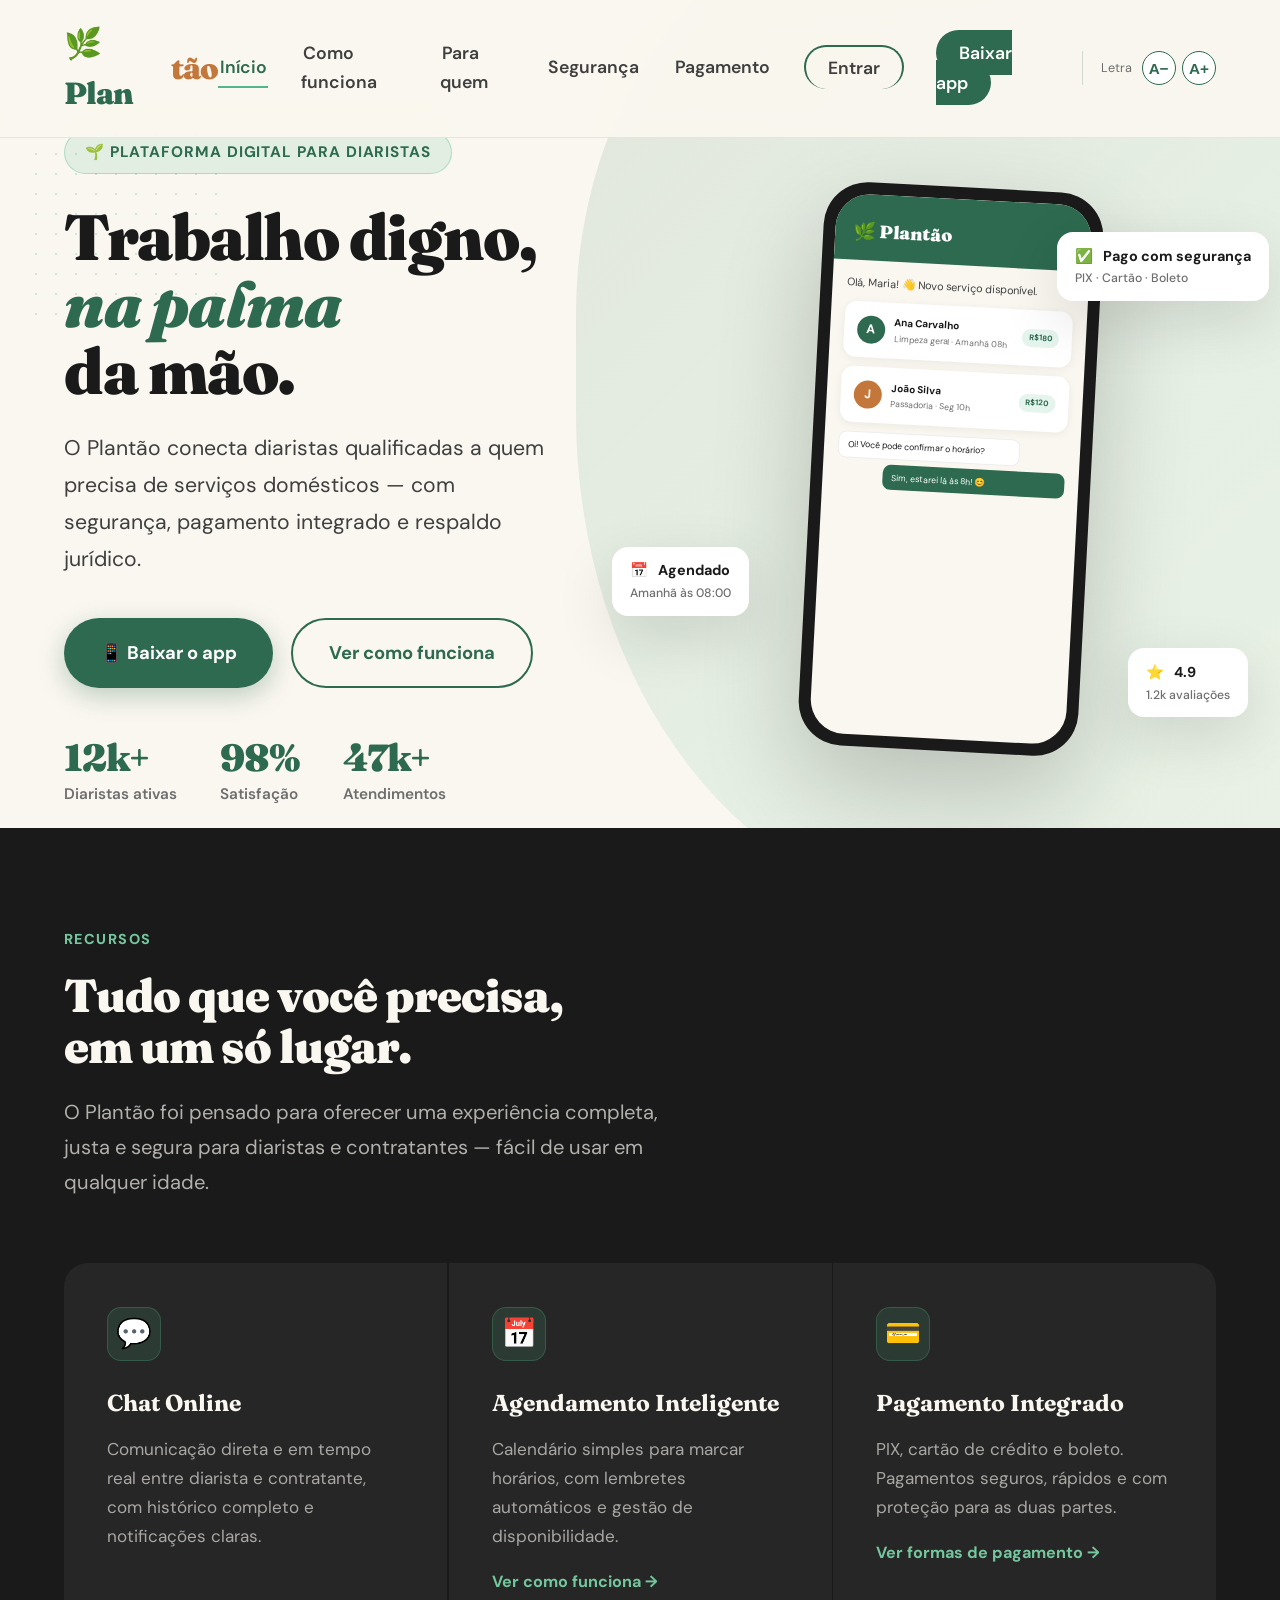
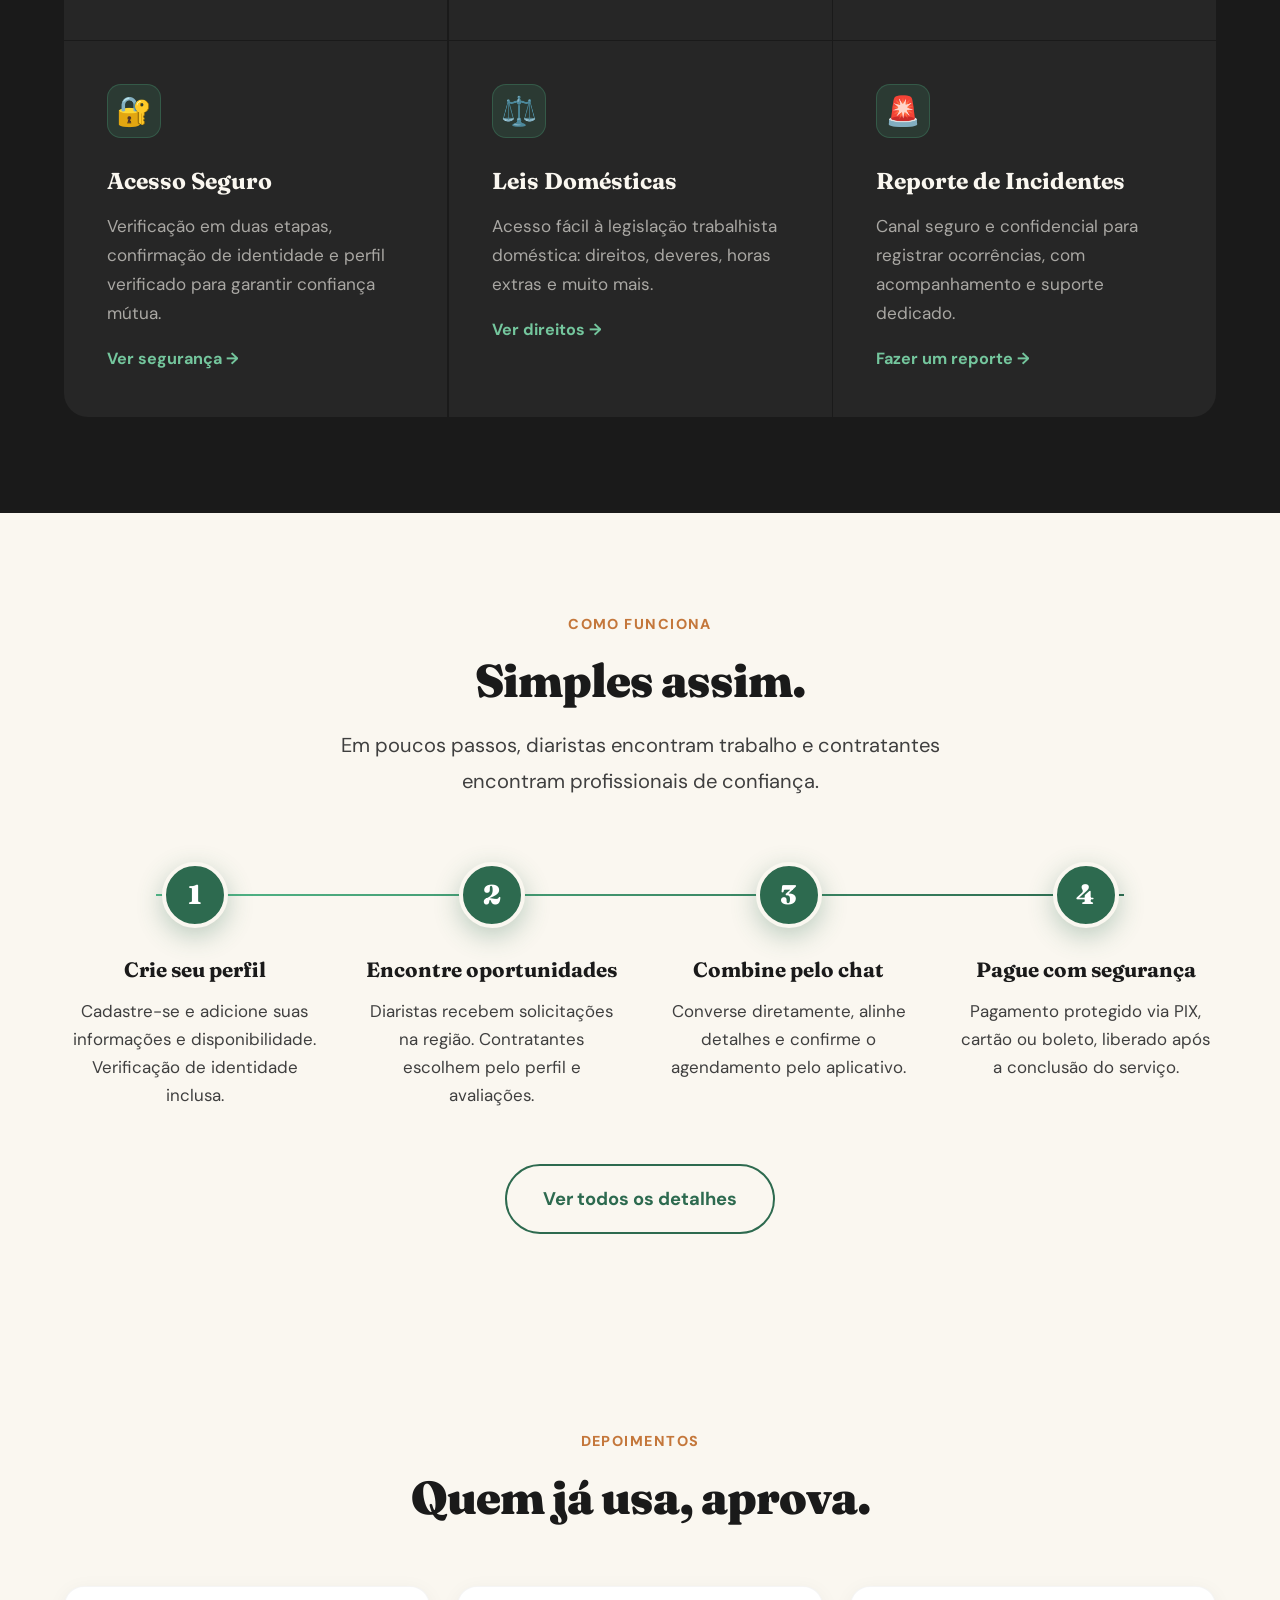
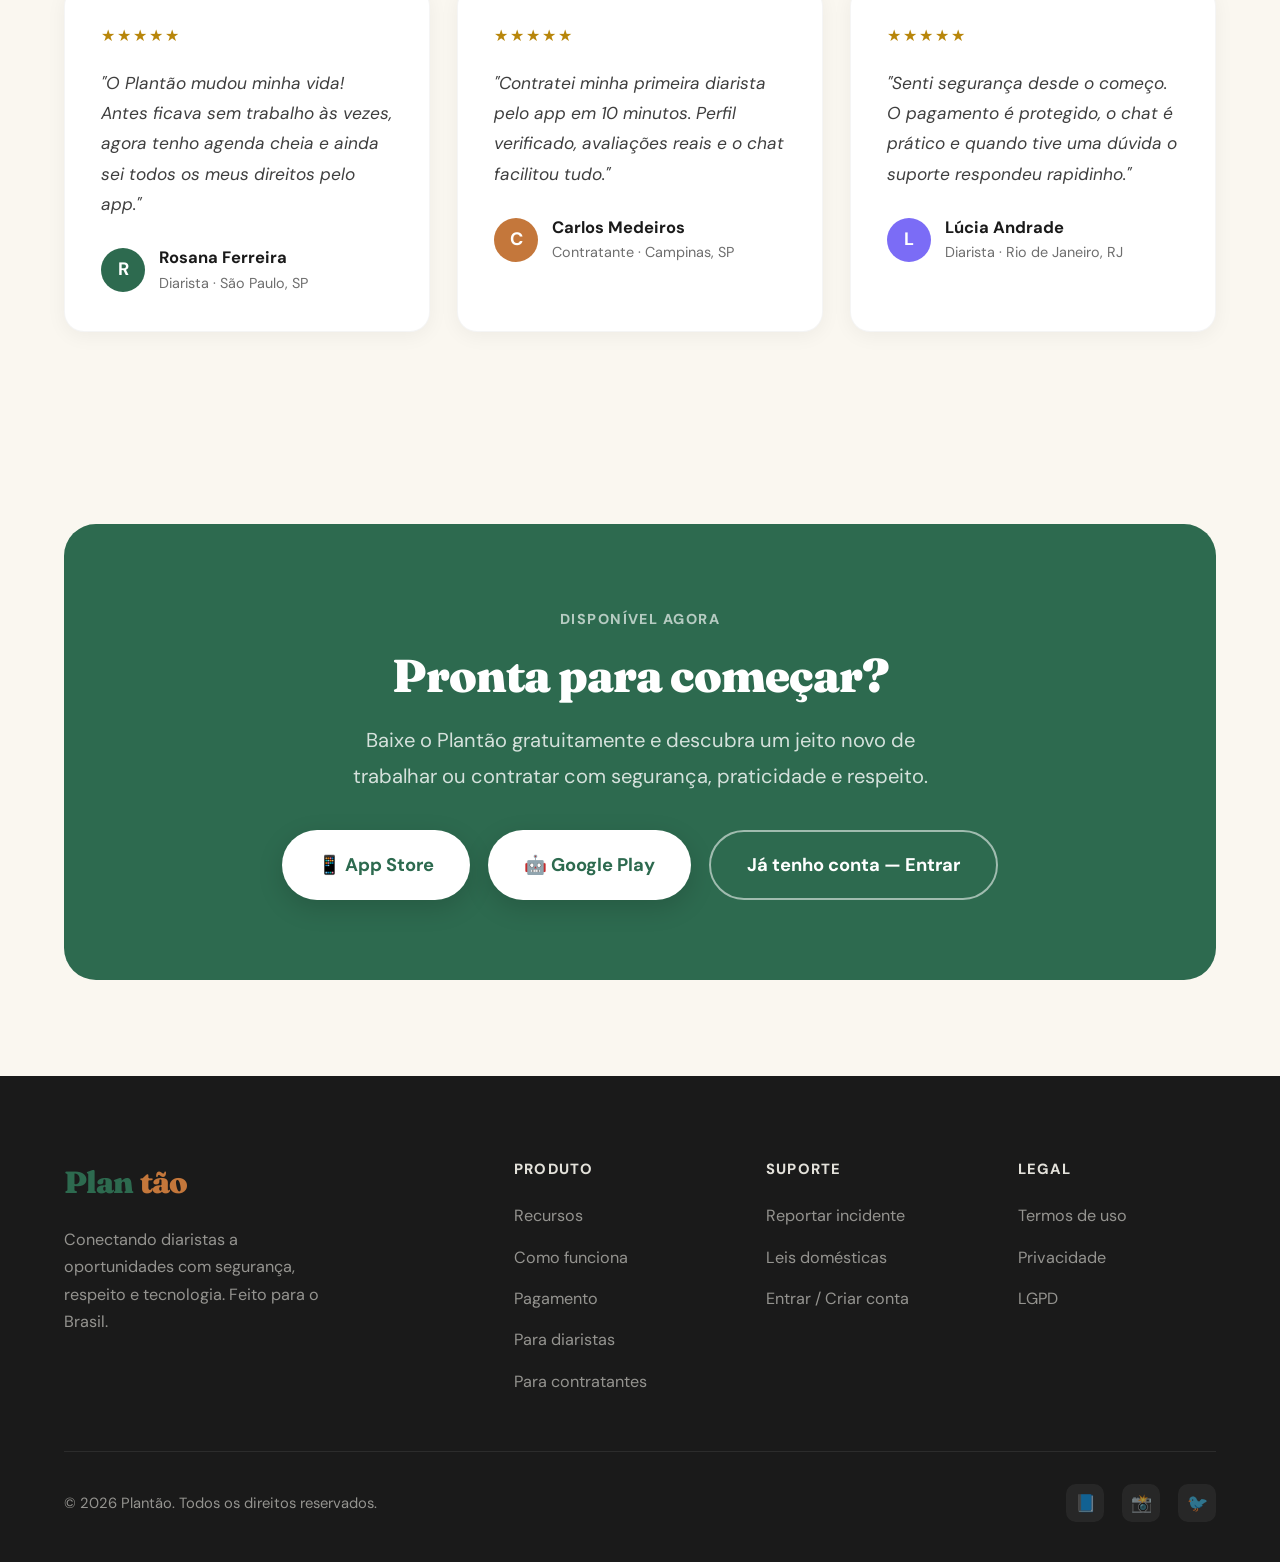
<file: index.html>
<!DOCTYPE html>
<html lang="pt-BR">
<head>
<meta charset="UTF-8">
<meta name="viewport" content="width=device-width, initial-scale=1.0, viewport-fit=cover, maximum-scale=5.0">
<title>Plantão — Trabalho digno para diaristas, na palma da mão</title>
<meta name="description" content="O Plantão conecta diaristas a quem precisa de serviços domésticos, com chat, agendamento, pagamento seguro e respaldo jurídico.">
<meta name="theme-color" content="#2D6A4F">
<meta name="mobile-web-app-capable" content="yes">
<meta name="apple-mobile-web-app-capable" content="yes">
<meta name="apple-mobile-web-app-status-bar-style" content="black-translucent">
<meta name="apple-mobile-web-app-title" content="Plantão">
<meta name="format-detection" content="telephone=no">
<link rel="preconnect" href="https://fonts.googleapis.com">
<link href="https://fonts.googleapis.com/css2?family=Fraunces:ital,opsz,wght@0,9..144,300;0,9..144,700;0,9..144,900;1,9..144,400&family=DM+Sans:wght@300;400;500;600;700&display=swap" rel="stylesheet">
<link rel="stylesheet" href="style.css">
</head>
<body>
<a href="#conteudo" class="skip-link">Pular para o conteúdo</a>

<nav class="site-nav" id="navbar">
  <a href="index.html" class="logo">🌿 Plan<span>tão</span></a>
  <ul class="nav-links" id="navLinks">
    <li><a href="index.html" aria-current="page">Início</a></li>
    <li><a href="como-funciona.html">Como funciona</a></li>
    <li><a href="para-quem.html">Para quem</a></li>
    <li><a href="seguranca.html">Segurança</a></li>
    <li><a href="pagamento.html">Pagamento</a></li>
    <li><a href="login.html" class="nav-login">Entrar</a></li>
    <li><a href="#baixar" class="nav-cta">Baixar app</a></li>
    <li class="font-controls" role="group" aria-label="Ajustar tamanho da letra">
      <span>Letra</span>
      <button class="font-btn" data-font-dir="-1" type="button" aria-label="Diminuir tamanho da letra">A−</button>
      <button class="font-btn" data-font-dir="1" type="button" aria-label="Aumentar tamanho da letra">A+</button>
    </li>
  </ul>
  <a href="login.html" class="nav-mobile-login" aria-label="Entrar na conta">👤</a>
</nav>

<main id="conteudo">
<!-- HERO -->
<section id="hero">
  <div class="hero-bg-shape"></div>
  <div class="hero-dots"></div>
  <div class="hero-content">
    <div class="hero-badge">🌱 Plataforma digital para diaristas</div>
    <h1>Trabalho digno,<br><em>na palma</em><br>da mão.</h1>
    <p class="hero-sub">O Plantão conecta diaristas qualificadas a quem precisa de serviços domésticos — com segurança, pagamento integrado e respaldo jurídico.</p>
    <div class="hero-buttons">
      <a href="#baixar" class="btn-primary">📱 Baixar o app</a>
      <a href="como-funciona.html" class="btn-secondary">Ver como funciona</a>
    </div>
    <div class="hero-stats">
      <div class="stat-item"><div class="stat-num">12k+</div><div class="stat-label">Diaristas ativas</div></div>
      <div class="stat-item"><div class="stat-num">98%</div><div class="stat-label">Satisfação</div></div>
      <div class="stat-item"><div class="stat-num">47k+</div><div class="stat-label">Atendimentos</div></div>
    </div>
  </div>
  <div class="hero-visual">
    <div class="phone-mockup">
      <div class="phone-screen">
        <div class="phone-header"><span class="phone-logo">🌿 Plantão</span></div>
        <div class="phone-body">
          <div class="phone-greeting">Olá, Maria! 👋 Novo serviço disponível.</div>
          <div class="phone-card">
            <div class="phone-card-row">
              <div class="phone-avatar" style="background:var(--verde)">A</div>
              <div class="phone-card-info">
                <div class="phone-card-name">Ana Carvalho</div>
                <div class="phone-card-sub">Limpeza geral · Amanhã 08h</div>
              </div>
              <span class="phone-card-badge">R$180</span>
            </div>
          </div>
          <div class="phone-card">
            <div class="phone-card-row">
              <div class="phone-avatar" style="background:var(--terra)">J</div>
              <div class="phone-card-info">
                <div class="phone-card-name">João Silva</div>
                <div class="phone-card-sub">Passadoria · Seg 10h</div>
              </div>
              <span class="phone-card-badge">R$120</span>
            </div>
          </div>
          <div class="phone-msg-area">
            <div class="msg msg-in">Oi! Você pode confirmar o horário?</div>
            <div class="msg msg-out">Sim, estarei lá às 8h! 😊</div>
          </div>
        </div>
      </div>
    </div>
    <div class="floating-card fc1"><span class="fc-icon">✅</span> Pago com segurança<div class="fc-sub">PIX · Cartão · Boleto</div></div>
    <div class="floating-card fc2"><span class="fc-icon">📅</span> Agendado<div class="fc-sub">Amanhã às 08:00</div></div>
    <div class="floating-card fc3"><span class="fc-icon">⭐</span> 4.9<div class="fc-sub">1.2k avaliações</div></div>
  </div>
</section>

<!-- FEATURES -->
<section id="features">
  <div class="reveal">
    <span class="section-label">Recursos</span>
    <h2 class="section-title">Tudo que você precisa,<br>em um só lugar.</h2>
    <p class="section-sub">O Plantão foi pensado para oferecer uma experiência completa, justa e segura para diaristas e contratantes — fácil de usar em qualquer idade.</p>
  </div>
  <div class="features-grid reveal">
    <div class="feature-card">
      <div class="feature-icon">💬</div>
      <h3>Chat Online</h3>
      <p>Comunicação direta e em tempo real entre diarista e contratante, com histórico completo e notificações claras.</p>
    </div>
    <div class="feature-card">
      <div class="feature-icon">📅</div>
      <h3>Agendamento Inteligente</h3>
      <p>Calendário simples para marcar horários, com lembretes automáticos e gestão de disponibilidade.</p>
      <a class="feature-link" href="como-funciona.html">Ver como funciona →</a>
    </div>
    <div class="feature-card">
      <div class="feature-icon">💳</div>
      <h3>Pagamento Integrado</h3>
      <p>PIX, cartão de crédito e boleto. Pagamentos seguros, rápidos e com proteção para as duas partes.</p>
      <a class="feature-link" href="pagamento.html">Ver formas de pagamento →</a>
    </div>
    <div class="feature-card">
      <div class="feature-icon">🔐</div>
      <h3>Acesso Seguro</h3>
      <p>Verificação em duas etapas, confirmação de identidade e perfil verificado para garantir confiança mútua.</p>
      <a class="feature-link" href="seguranca.html">Ver segurança →</a>
    </div>
    <div class="feature-card">
      <div class="feature-icon">⚖️</div>
      <h3>Leis Domésticas</h3>
      <p>Acesso fácil à legislação trabalhista doméstica: direitos, deveres, horas extras e muito mais.</p>
      <a class="feature-link" href="seguranca.html">Ver direitos →</a>
    </div>
    <div class="feature-card">
      <div class="feature-icon">🚨</div>
      <h3>Reporte de Incidentes</h3>
      <p>Canal seguro e confidencial para registrar ocorrências, com acompanhamento e suporte dedicado.</p>
      <a class="feature-link" href="reporte.html">Fazer um reporte →</a>
    </div>
  </div>
</section>

<!-- COMO FUNCIONA (resumo) -->
<section id="como-funciona" style="background: var(--creme);">
  <div class="reveal center" style="max-width: 600px;">
    <span class="section-label">Como funciona</span>
    <h2 class="section-title">Simples assim.</h2>
    <p class="section-sub center">Em poucos passos, diaristas encontram trabalho e contratantes encontram profissionais de confiança.</p>
  </div>
  <div class="steps-container">
    <div class="step-item">
      <div class="step-num">1</div>
      <h3>Crie seu perfil</h3>
      <p>Cadastre-se e adicione suas informações e disponibilidade. Verificação de identidade inclusa.</p>
    </div>
    <div class="step-item">
      <div class="step-num">2</div>
      <h3>Encontre oportunidades</h3>
      <p>Diaristas recebem solicitações na região. Contratantes escolhem pelo perfil e avaliações.</p>
    </div>
    <div class="step-item">
      <div class="step-num">3</div>
      <h3>Combine pelo chat</h3>
      <p>Converse diretamente, alinhe detalhes e confirme o agendamento pelo aplicativo.</p>
    </div>
    <div class="step-item">
      <div class="step-num">4</div>
      <h3>Pague com segurança</h3>
      <p>Pagamento protegido via PIX, cartão ou boleto, liberado após a conclusão do serviço.</p>
    </div>
  </div>
  <div class="reveal center" style="margin-top: 3rem;">
    <a href="como-funciona.html" class="btn-secondary">Ver todos os detalhes</a>
  </div>
</section>

<!-- DEPOIMENTOS -->
<section id="depoimentos">
  <div class="reveal center" style="max-width:600px;">
    <span class="section-label">Depoimentos</span>
    <h2 class="section-title">Quem já usa, aprova.</h2>
  </div>
  <div class="testimonials-grid reveal">
    <div class="testimonial-card">
      <div class="stars">★★★★★</div>
      <p class="testimonial-text">"O Plantão mudou minha vida! Antes ficava sem trabalho às vezes, agora tenho agenda cheia e ainda sei todos os meus direitos pelo app."</p>
      <div class="testimonial-author">
        <div class="author-avatar" style="background: var(--verde)">R</div>
        <div><div class="author-name">Rosana Ferreira</div><div class="author-role">Diarista · São Paulo, SP</div></div>
      </div>
    </div>
    <div class="testimonial-card">
      <div class="stars">★★★★★</div>
      <p class="testimonial-text">"Contratei minha primeira diarista pelo app em 10 minutos. Perfil verificado, avaliações reais e o chat facilitou tudo."</p>
      <div class="testimonial-author">
        <div class="author-avatar" style="background: var(--terra)">C</div>
        <div><div class="author-name">Carlos Medeiros</div><div class="author-role">Contratante · Campinas, SP</div></div>
      </div>
    </div>
    <div class="testimonial-card">
      <div class="stars">★★★★★</div>
      <p class="testimonial-text">"Senti segurança desde o começo. O pagamento é protegido, o chat é prático e quando tive uma dúvida o suporte respondeu rapidinho."</p>
      <div class="testimonial-author">
        <div class="author-avatar" style="background: #7B6CF6">L</div>
        <div><div class="author-name">Lúcia Andrade</div><div class="author-role">Diarista · Rio de Janeiro, RJ</div></div>
      </div>
    </div>
  </div>
</section>

<!-- CTA -->
<section id="baixar">
  <div style="background: var(--verde); border-radius: 32px; padding: 80px 5%; text-align: center; position: relative; overflow: hidden;">
    <span class="section-label" style="color: rgba(255,255,255,0.65); position:relative; z-index:1;">Disponível agora</span>
    <h2 class="section-title" style="color:white; position:relative; z-index:1;">Pronta para começar?</h2>
    <p class="section-sub center" style="color: rgba(255,255,255,0.8); position:relative; z-index:1;">Baixe o Plantão gratuitamente e descubra um jeito novo de trabalhar ou contratar com segurança, praticidade e respeito.</p>
    <div class="cta-buttons" style="margin-top: 2rem;">
      <a href="#" class="btn-white">📱 App Store</a>
      <a href="#" class="btn-white">🤖 Google Play</a>
      <a href="login.html" class="btn-outline-white">Já tenho conta — Entrar</a>
    </div>
  </div>
</section>
</main>

<footer>
  <div class="footer-grid">
    <div class="footer-brand">
      <span class="logo">Plan<span>tão</span></span>
      <p>Conectando diaristas a oportunidades com segurança, respeito e tecnologia. Feito para o Brasil.</p>
    </div>
    <div class="footer-col">
      <h4>Produto</h4>
      <ul>
        <li><a href="index.html#features">Recursos</a></li>
        <li><a href="como-funciona.html">Como funciona</a></li>
        <li><a href="pagamento.html">Pagamento</a></li>
        <li><a href="para-quem.html">Para diaristas</a></li>
        <li><a href="para-quem.html">Para contratantes</a></li>
      </ul>
    </div>
    <div class="footer-col">
      <h4>Suporte</h4>
      <ul>
        <li><a href="reporte.html">Reportar incidente</a></li>
        <li><a href="seguranca.html">Leis domésticas</a></li>
        <li><a href="login.html">Entrar / Criar conta</a></li>
      </ul>
    </div>
    <div class="footer-col">
      <h4>Legal</h4>
      <ul>
        <li><a href="#">Termos de uso</a></li>
        <li><a href="#">Privacidade</a></li>
        <li><a href="#">LGPD</a></li>
      </ul>
    </div>
  </div>
  <div class="footer-bottom">
    <span>© 2026 Plantão. Todos os direitos reservados.</span>
    <div class="footer-social">
      <a href="#" class="social-btn" aria-label="Facebook">📘</a>
      <a href="#" class="social-btn" aria-label="Instagram">📸</a>
      <a href="#" class="social-btn" aria-label="Twitter">🐦</a>
    </div>
  </div>
</footer>

<!-- ─── MENU "MAIS" (bottom sheet, estilo app) ─── -->
<div class="app-sheet-backdrop" id="sheetBackdrop" hidden></div>
<div class="app-sheet" id="appSheet" role="dialog" aria-modal="true" aria-label="Mais opções" hidden>
  <button class="app-sheet-close" id="sheetClose" type="button" aria-label="Fechar menu">✕</button>
  <div class="app-sheet-handle"></div>
  <div class="app-sheet-content">
    <a href="para-quem.html" class="sheet-link"><span>👥</span> Para quem</a>
    <a href="login.html" class="sheet-link"><span>👤</span> Entrar / Criar conta</a>
    <a href="reporte.html" class="sheet-link"><span>🚨</span> Reportar incidente</a>
    <a href="index.html#baixar" class="sheet-link"><span>📱</span> Baixar o app</a>
    <div class="sheet-divider"></div>
    <div class="sheet-font-row">
      <span class="sheet-font-label">Tamanho da letra</span>
      <div class="font-controls font-controls-sheet">
        <button class="font-btn" data-font-dir="-1" type="button" aria-label="Diminuir tamanho da letra">A−</button>
        <button class="font-btn" data-font-dir="1" type="button" aria-label="Aumentar tamanho da letra">A+</button>
      </div>
    </div>
  </div>
</div>

<!-- ─── BARRA DE ABAS (navegação principal no celular) ─── -->
<nav class="app-tabbar" id="appTabbar" aria-label="Navegação principal">
  <a href="index.html" class="tab-item active" aria-current="page">
    <span class="tab-icon">🏠</span><span class="tab-label">Início</span>
  </a>
  <a href="como-funciona.html" class="tab-item">
    <span class="tab-icon">⚙️</span><span class="tab-label">Como funciona</span>
  </a>
  <a href="seguranca.html" class="tab-item">
    <span class="tab-icon">🔐</span><span class="tab-label">Segurança</span>
  </a>
  <a href="pagamento.html" class="tab-item">
    <span class="tab-icon">💳</span><span class="tab-label">Pagamento</span>
  </a>
  <button type="button" class="tab-item" id="tabMais" aria-haspopup="dialog" aria-expanded="false">
    <span class="tab-icon">☰</span><span class="tab-label">Mais</span>
  </button>
</nav>

<script src="main.js"></script>
</body>
</html>
</file>
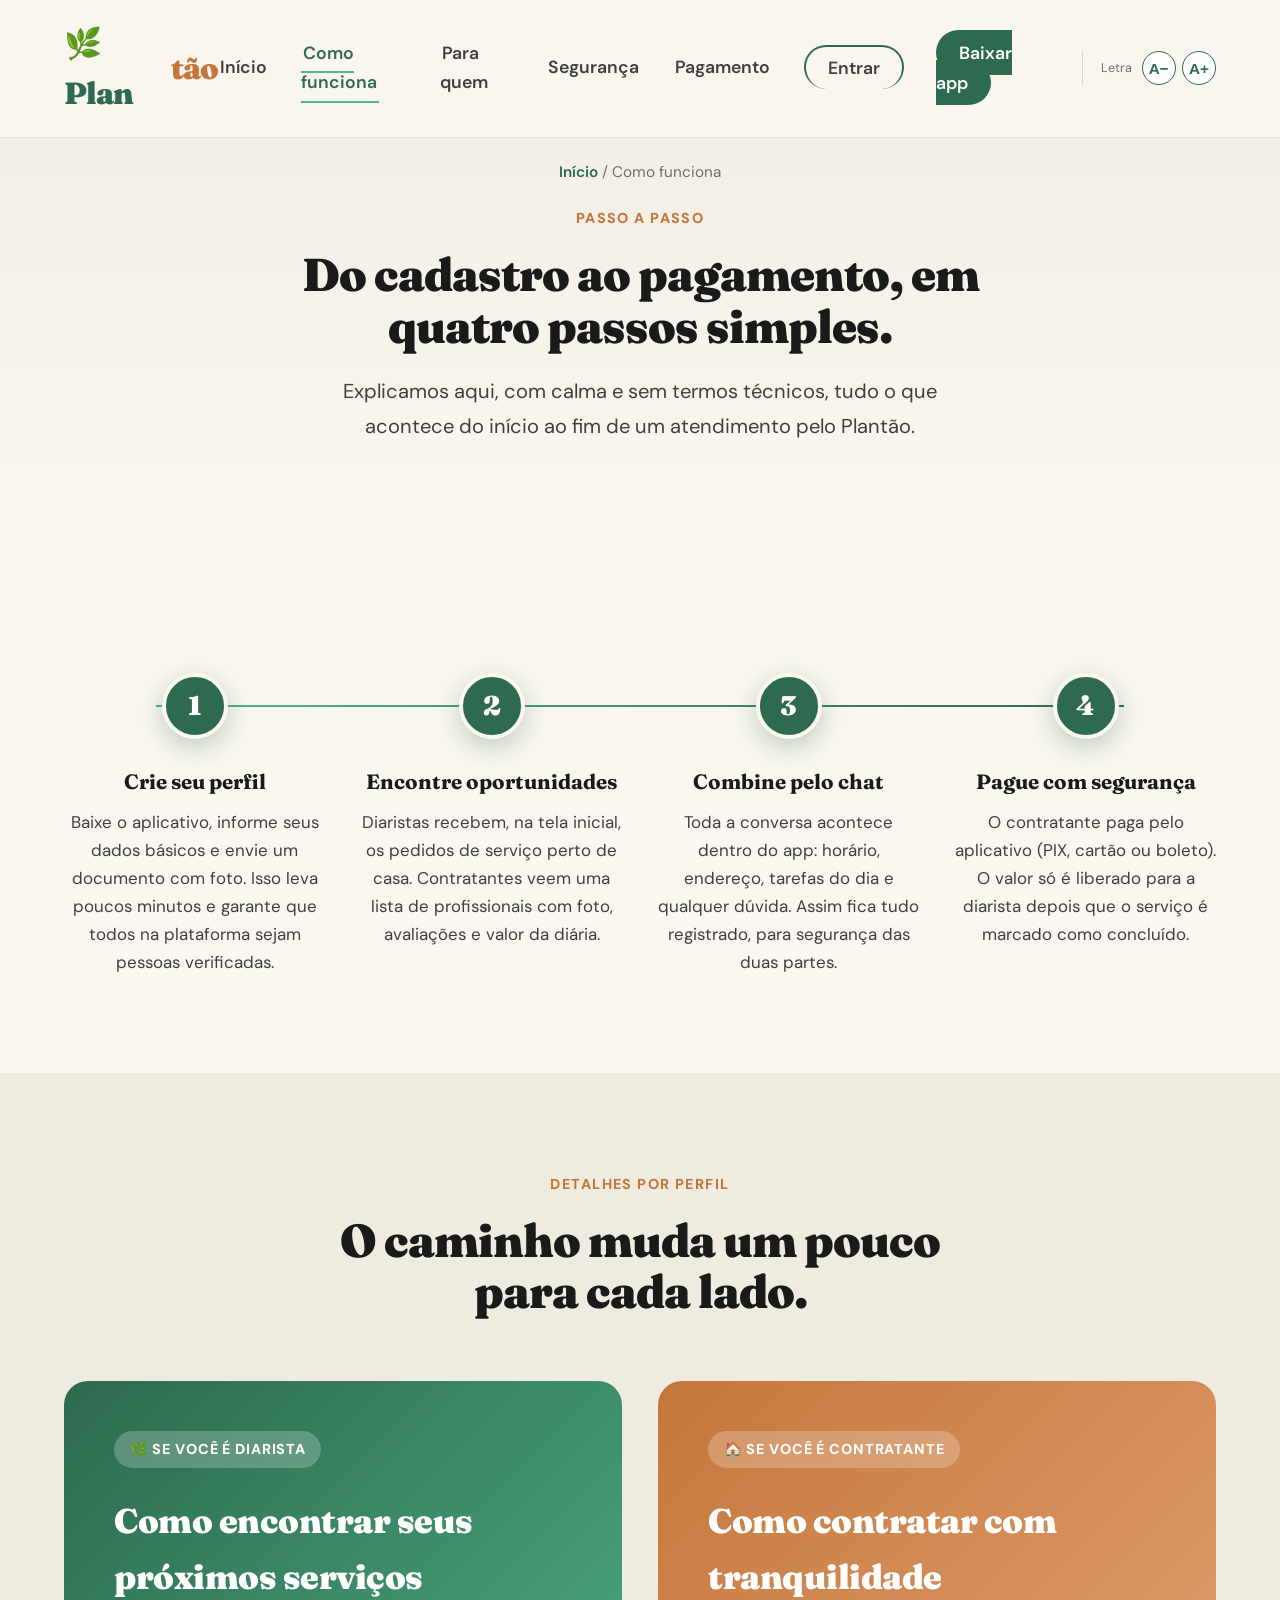
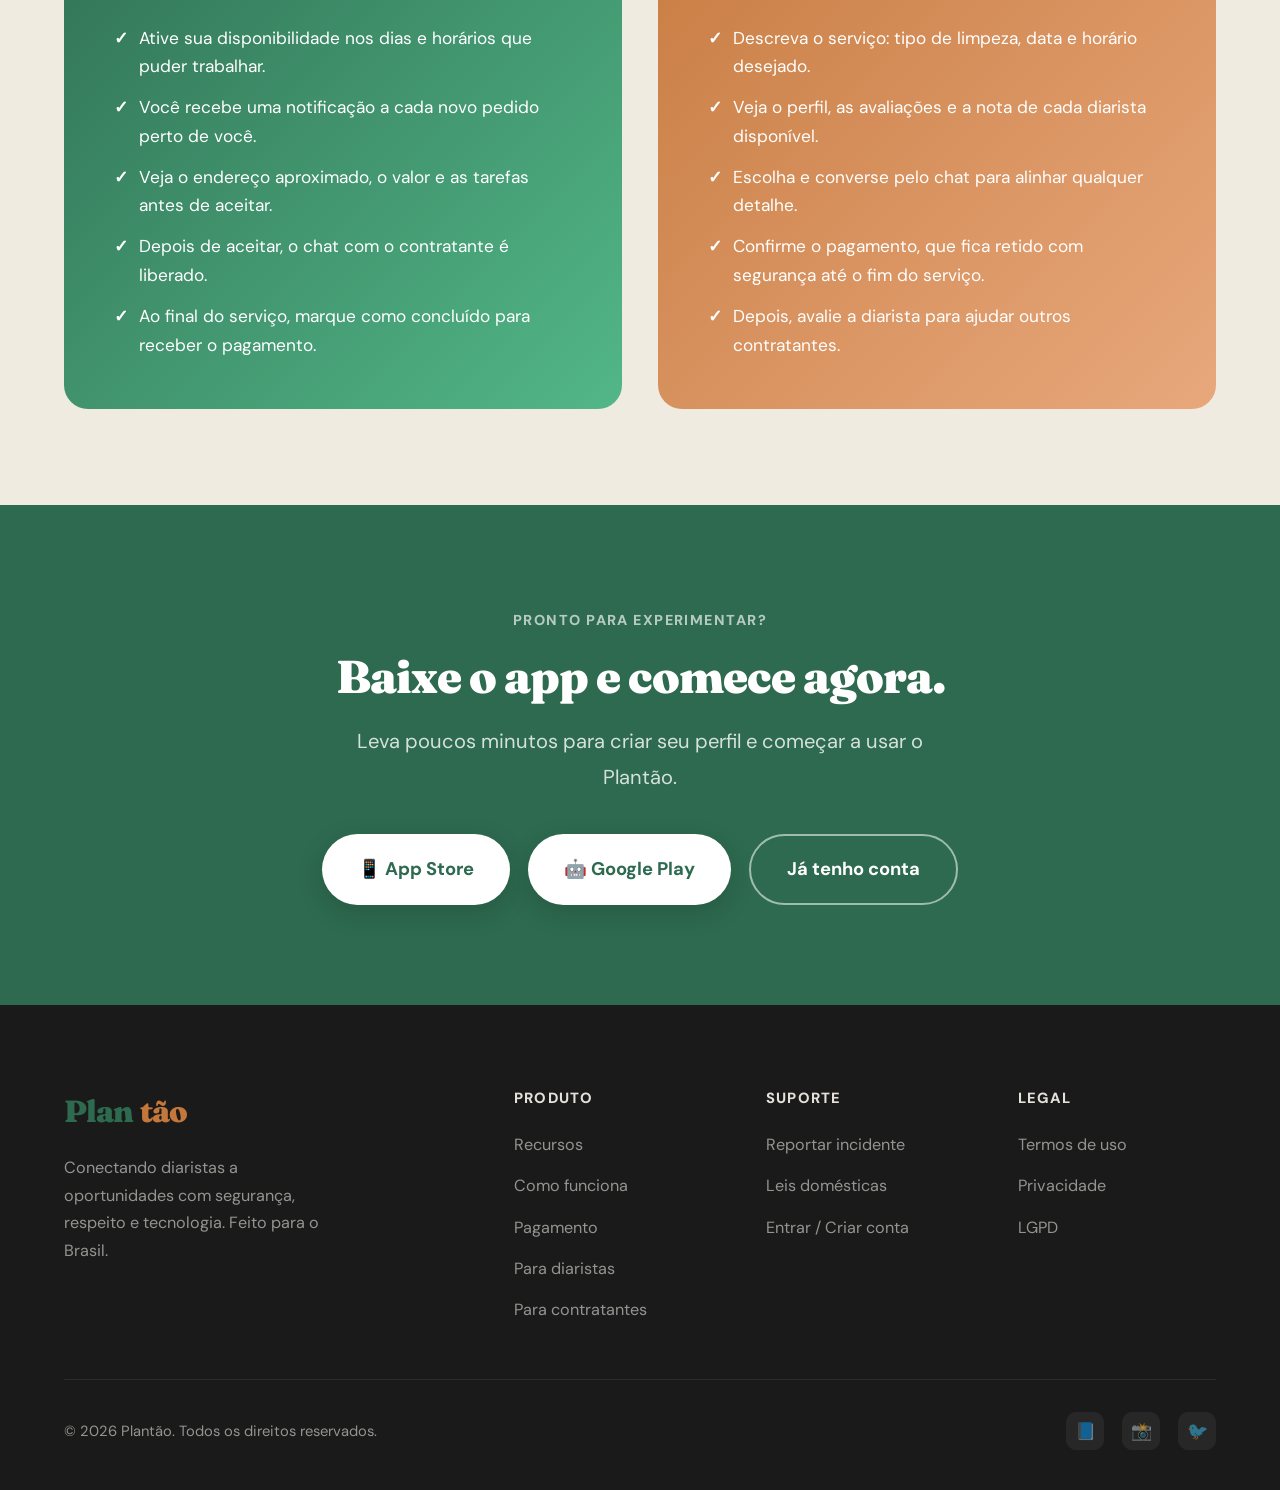
<file: como-funciona.html>
<!DOCTYPE html>
<html lang="pt-BR">
<head>
<meta charset="UTF-8">
<meta name="viewport" content="width=device-width, initial-scale=1.0, viewport-fit=cover, maximum-scale=5.0">
<title>Como funciona — Plantão</title>
<meta name="description" content="Veja passo a passo como o Plantão conecta diaristas e contratantes com segurança.">
<meta name="theme-color" content="#2D6A4F">
<meta name="mobile-web-app-capable" content="yes">
<meta name="apple-mobile-web-app-capable" content="yes">
<meta name="apple-mobile-web-app-status-bar-style" content="black-translucent">
<meta name="apple-mobile-web-app-title" content="Plantão">
<meta name="format-detection" content="telephone=no">
<link rel="preconnect" href="https://fonts.googleapis.com">
<link href="https://fonts.googleapis.com/css2?family=Fraunces:ital,opsz,wght@0,9..144,300;0,9..144,700;0,9..144,900;1,9..144,400&family=DM+Sans:wght@300;400;500;600;700&display=swap" rel="stylesheet">
<link rel="stylesheet" href="style.css">
</head>
<body>
<a href="#conteudo" class="skip-link">Pular para o conteúdo</a>

<nav class="site-nav" id="navbar">
  <a href="index.html" class="logo">🌿 Plan<span>tão</span></a>
  <ul class="nav-links" id="navLinks">
    <li><a href="index.html">Início</a></li>
    <li><a href="como-funciona.html" aria-current="page">Como funciona</a></li>
    <li><a href="para-quem.html">Para quem</a></li>
    <li><a href="seguranca.html">Segurança</a></li>
    <li><a href="pagamento.html">Pagamento</a></li>
    <li><a href="login.html" class="nav-login">Entrar</a></li>
    <li><a href="index.html#baixar" class="nav-cta">Baixar app</a></li>
    <li class="font-controls" role="group" aria-label="Ajustar tamanho da letra">
      <span>Letra</span>
      <button class="font-btn" data-font-dir="-1" type="button" aria-label="Diminuir tamanho da letra">A−</button>
      <button class="font-btn" data-font-dir="1" type="button" aria-label="Aumentar tamanho da letra">A+</button>
    </li>
  </ul>
  <a href="login.html" class="nav-mobile-login" aria-label="Entrar na conta">👤</a>
</nav>

<main id="conteudo">
<header class="page-header">
  <p class="breadcrumb"><a href="index.html">Início</a> / Como funciona</p>
  <span class="section-label">Passo a passo</span>
  <h1 class="section-title center" style="max-width:700px;">Do cadastro ao pagamento, em quatro passos simples.</h1>
  <p class="section-sub center" style="max-width:600px;">Explicamos aqui, com calma e sem termos técnicos, tudo o que acontece do início ao fim de um atendimento pelo Plantão.</p>
</header>

<section>
  <div class="steps-container">
    <div class="step-item reveal">
      <div class="step-num">1</div>
      <h3>Crie seu perfil</h3>
      <p>Baixe o aplicativo, informe seus dados básicos e envie um documento com foto. Isso leva poucos minutos e garante que todos na plataforma sejam pessoas verificadas.</p>
    </div>
    <div class="step-item reveal">
      <div class="step-num">2</div>
      <h3>Encontre oportunidades</h3>
      <p>Diaristas recebem, na tela inicial, os pedidos de serviço perto de casa. Contratantes veem uma lista de profissionais com foto, avaliações e valor da diária.</p>
    </div>
    <div class="step-item reveal">
      <div class="step-num">3</div>
      <h3>Combine pelo chat</h3>
      <p>Toda a conversa acontece dentro do app: horário, endereço, tarefas do dia e qualquer dúvida. Assim fica tudo registrado, para segurança das duas partes.</p>
    </div>
    <div class="step-item reveal">
      <div class="step-num">4</div>
      <h3>Pague com segurança</h3>
      <p>O contratante paga pelo aplicativo (PIX, cartão ou boleto). O valor só é liberado para a diarista depois que o serviço é marcado como concluído.</p>
    </div>
  </div>
</section>

<section style="background: var(--creme-escuro);">
  <div class="reveal center" style="max-width: 640px;">
    <span class="section-label">Detalhes por perfil</span>
    <h2 class="section-title">O caminho muda um pouco para cada lado.</h2>
  </div>
  <div class="audience-grid reveal">
    <div class="audience-card diarista">
      <span class="audience-tag">🌿 Se você é diarista</span>
      <h3>Como encontrar seus próximos serviços</h3>
      <ul class="audience-list">
        <li>Ative sua disponibilidade nos dias e horários que puder trabalhar.</li>
        <li>Você recebe uma notificação a cada novo pedido perto de você.</li>
        <li>Veja o endereço aproximado, o valor e as tarefas antes de aceitar.</li>
        <li>Depois de aceitar, o chat com o contratante é liberado.</li>
        <li>Ao final do serviço, marque como concluído para receber o pagamento.</li>
      </ul>
    </div>
    <div class="audience-card contratante">
      <span class="audience-tag">🏠 Se você é contratante</span>
      <h3>Como contratar com tranquilidade</h3>
      <ul class="audience-list">
        <li>Descreva o serviço: tipo de limpeza, data e horário desejado.</li>
        <li>Veja o perfil, as avaliações e a nota de cada diarista disponível.</li>
        <li>Escolha e converse pelo chat para alinhar qualquer detalhe.</li>
        <li>Confirme o pagamento, que fica retido com segurança até o fim do serviço.</li>
        <li>Depois, avalie a diarista para ajudar outros contratantes.</li>
      </ul>
    </div>
  </div>
</section>

<section class="cta-block">
  <span class="section-label">Pronto para experimentar?</span>
  <h2 class="section-title">Baixe o app e comece agora.</h2>
  <p class="section-sub center">Leva poucos minutos para criar seu perfil e começar a usar o Plantão.</p>
  <div class="cta-buttons">
    <a href="#" class="btn-white">📱 App Store</a>
    <a href="#" class="btn-white">🤖 Google Play</a>
    <a href="login.html" class="btn-outline-white">Já tenho conta</a>
  </div>
</section>
</main>

<footer>
  <div class="footer-grid">
    <div class="footer-brand">
      <span class="logo">Plan<span>tão</span></span>
      <p>Conectando diaristas a oportunidades com segurança, respeito e tecnologia. Feito para o Brasil.</p>
    </div>
    <div class="footer-col">
      <h4>Produto</h4>
      <ul>
        <li><a href="index.html#features">Recursos</a></li>
        <li><a href="como-funciona.html">Como funciona</a></li>
        <li><a href="pagamento.html">Pagamento</a></li>
        <li><a href="para-quem.html">Para diaristas</a></li>
        <li><a href="para-quem.html">Para contratantes</a></li>
      </ul>
    </div>
    <div class="footer-col">
      <h4>Suporte</h4>
      <ul>
        <li><a href="reporte.html">Reportar incidente</a></li>
        <li><a href="seguranca.html">Leis domésticas</a></li>
        <li><a href="login.html">Entrar / Criar conta</a></li>
      </ul>
    </div>
    <div class="footer-col">
      <h4>Legal</h4>
      <ul>
        <li><a href="#">Termos de uso</a></li>
        <li><a href="#">Privacidade</a></li>
        <li><a href="#">LGPD</a></li>
      </ul>
    </div>
  </div>
  <div class="footer-bottom">
    <span>© 2026 Plantão. Todos os direitos reservados.</span>
    <div class="footer-social">
      <a href="#" class="social-btn" aria-label="Facebook">📘</a>
      <a href="#" class="social-btn" aria-label="Instagram">📸</a>
      <a href="#" class="social-btn" aria-label="Twitter">🐦</a>
    </div>
  </div>
</footer>

<!-- ─── MENU "MAIS" (bottom sheet, estilo app) ─── -->
<div class="app-sheet-backdrop" id="sheetBackdrop" hidden></div>
<div class="app-sheet" id="appSheet" role="dialog" aria-modal="true" aria-label="Mais opções" hidden>
  <button class="app-sheet-close" id="sheetClose" type="button" aria-label="Fechar menu">✕</button>
  <div class="app-sheet-handle"></div>
  <div class="app-sheet-content">
    <a href="para-quem.html" class="sheet-link"><span>👥</span> Para quem</a>
    <a href="login.html" class="sheet-link"><span>👤</span> Entrar / Criar conta</a>
    <a href="reporte.html" class="sheet-link"><span>🚨</span> Reportar incidente</a>
    <a href="index.html#baixar" class="sheet-link"><span>📱</span> Baixar o app</a>
    <div class="sheet-divider"></div>
    <div class="sheet-font-row">
      <span class="sheet-font-label">Tamanho da letra</span>
      <div class="font-controls font-controls-sheet">
        <button class="font-btn" data-font-dir="-1" type="button" aria-label="Diminuir tamanho da letra">A−</button>
        <button class="font-btn" data-font-dir="1" type="button" aria-label="Aumentar tamanho da letra">A+</button>
      </div>
    </div>
  </div>
</div>

<!-- ─── BARRA DE ABAS (navegação principal no celular) ─── -->
<nav class="app-tabbar" id="appTabbar" aria-label="Navegação principal">
  <a href="index.html" class="tab-item">
    <span class="tab-icon">🏠</span><span class="tab-label">Início</span>
  </a>
  <a href="como-funciona.html" class="tab-item active" aria-current="page">
    <span class="tab-icon">⚙️</span><span class="tab-label">Como funciona</span>
  </a>
  <a href="seguranca.html" class="tab-item">
    <span class="tab-icon">🔐</span><span class="tab-label">Segurança</span>
  </a>
  <a href="pagamento.html" class="tab-item">
    <span class="tab-icon">💳</span><span class="tab-label">Pagamento</span>
  </a>
  <button type="button" class="tab-item" id="tabMais" aria-haspopup="dialog" aria-expanded="false">
    <span class="tab-icon">☰</span><span class="tab-label">Mais</span>
  </button>
</nav>

<script src="main.js"></script>
</body>
</html>
</file>
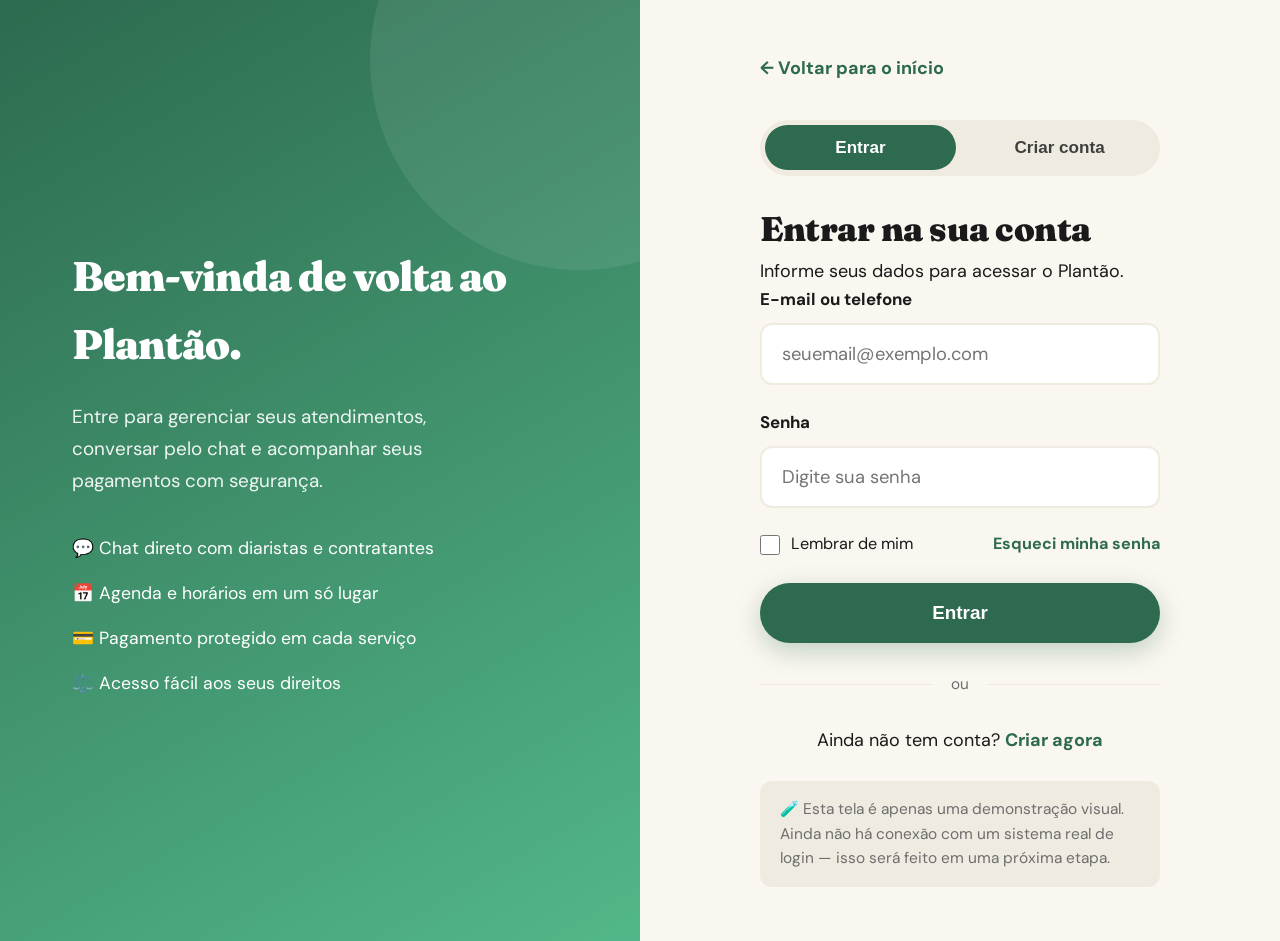
<file: login.html>
<!DOCTYPE html>
<html lang="pt-BR">
<head>
<meta charset="UTF-8">
<meta name="viewport" content="width=device-width, initial-scale=1.0, viewport-fit=cover, maximum-scale=5.0">
<title>Entrar ou criar conta — Plantão</title>
<meta name="description" content="Acesse sua conta Plantão ou crie uma nova.">
<meta name="theme-color" content="#2D6A4F">
<meta name="mobile-web-app-capable" content="yes">
<meta name="apple-mobile-web-app-capable" content="yes">
<meta name="apple-mobile-web-app-status-bar-style" content="black-translucent">
<meta name="apple-mobile-web-app-title" content="Plantão">
<meta name="format-detection" content="telephone=no">
<link rel="preconnect" href="https://fonts.googleapis.com">
<link href="https://fonts.googleapis.com/css2?family=Fraunces:ital,opsz,wght@0,9..144,300;0,9..144,700;0,9..144,900;1,9..144,400&family=DM+Sans:wght@300;400;500;600;700&display=swap" rel="stylesheet">
<link rel="stylesheet" href="style.css">
</head>
<body>
<a href="#conteudo" class="skip-link">Pular para o conteúdo</a>

<main id="conteudo">
<div class="auth-wrap">
  <div class="auth-visual">
    <h2>Bem-vinda de volta ao Plantão.</h2>
    <p>Entre para gerenciar seus atendimentos, conversar pelo chat e acompanhar seus pagamentos com segurança.</p>
    <ul>
      <li>💬 Chat direto com diaristas e contratantes</li>
      <li>📅 Agenda e horários em um só lugar</li>
      <li>💳 Pagamento protegido em cada serviço</li>
      <li>⚖️ Acesso fácil aos seus direitos</li>
    </ul>
  </div>

  <div class="auth-form-side">
    <div class="auth-box">
      <a href="index.html" class="back-home">← Voltar para o início</a>

      <div class="auth-tabs" role="tablist" aria-label="Entrar ou criar conta">
        <button id="tabEntrar" class="active" role="tab" aria-selected="true">Entrar</button>
        <button id="tabCriar" role="tab" aria-selected="false">Criar conta</button>
      </div>

      <!-- PAINEL: ENTRAR -->
      <div id="painelEntrar" class="auth-switch-panel active">
        <h1>Entrar na sua conta</h1>
        <p class="lead">Informe seus dados para acessar o Plantão.</p>
        <form id="loginForm" novalidate>
          <div class="field">
            <label for="loginEmail">E-mail ou telefone</label>
            <input type="text" id="loginEmail" autocomplete="username" placeholder="seuemail@exemplo.com" required>
          </div>
          <div class="field">
            <label for="loginSenha">Senha</label>
            <input type="password" id="loginSenha" autocomplete="current-password" placeholder="Digite sua senha" required>
          </div>
          <div class="field-row">
            <label class="checkbox-row"><input type="checkbox" id="lembrar"> Lembrar de mim</label>
            <a href="#">Esqueci minha senha</a>
          </div>
          <button type="submit" class="btn-submit">Entrar</button>
          <p class="auth-status" role="status"></p>
        </form>
        <div class="auth-divider">ou</div>
        <p class="lead" style="text-align:center; margin-bottom:0;">
          Ainda não tem conta?
          <a href="#" id="linkIrParaCriar" style="color: var(--verde); font-weight:700; text-decoration:none;">Criar agora</a>
        </p>
        <p class="auth-demo-note">
          🧪 Esta tela é apenas uma demonstração visual. Ainda não há conexão com um sistema real de login — isso será feito em uma próxima etapa.
        </p>
      </div>

      <!-- PAINEL: CRIAR CONTA -->
      <div id="painelCriar" class="auth-switch-panel">
        <h1>Criar sua conta</h1>
        <p class="lead">Leva poucos minutos para começar a usar o Plantão.</p>
        <form id="cadastroForm" novalidate>
          <div class="field">
            <label for="cadNome">Nome completo</label>
            <input type="text" id="cadNome" autocomplete="name" placeholder="Seu nome" required>
          </div>
          <div class="field">
            <label for="cadEmail">E-mail</label>
            <input type="email" id="cadEmail" autocomplete="email" placeholder="seuemail@exemplo.com" required>
          </div>
          <div class="field">
            <label for="cadTelefone">Telefone (WhatsApp)</label>
            <input type="tel" id="cadTelefone" autocomplete="tel" placeholder="(11) 90000-0000" required>
          </div>
          <div class="field">
            <label for="cadSenha">Crie uma senha</label>
            <input type="password" id="cadSenha" autocomplete="new-password" placeholder="Mínimo de 8 caracteres" required>
          </div>
          <div class="field-row" style="margin-bottom: 1rem;">
            <label class="checkbox-row"><input type="checkbox" required> Li e aceito os termos de uso e a política de privacidade.</label>
          </div>
          <button type="submit" class="btn-submit">Criar conta</button>
          <p class="auth-status" role="status"></p>
        </form>
        <p class="lead" style="text-align:center; margin-top:1.4rem; margin-bottom:0;">
          Já tem conta?
          <a href="#" id="linkIrParaEntrar" style="color: var(--verde); font-weight:700; text-decoration:none;">Entrar</a>
        </p>
        <p class="auth-demo-note">
          🧪 Esta tela é apenas uma demonstração visual. Ainda não há conexão com um sistema real de cadastro — isso será feito em uma próxima etapa.
        </p>
      </div>
    </div>
  </div>
</div>
</main>

<script src="main.js"></script>
<script>
  // Links auxiliares para trocar de aba dentro do texto
  document.getElementById('linkIrParaCriar').addEventListener('click', (e) => {
    e.preventDefault();
    document.getElementById('tabCriar').click();
  });
  document.getElementById('linkIrParaEntrar').addEventListener('click', (e) => {
    e.preventDefault();
    document.getElementById('tabEntrar').click();
  });
</script>
</body>
</html>
</file>
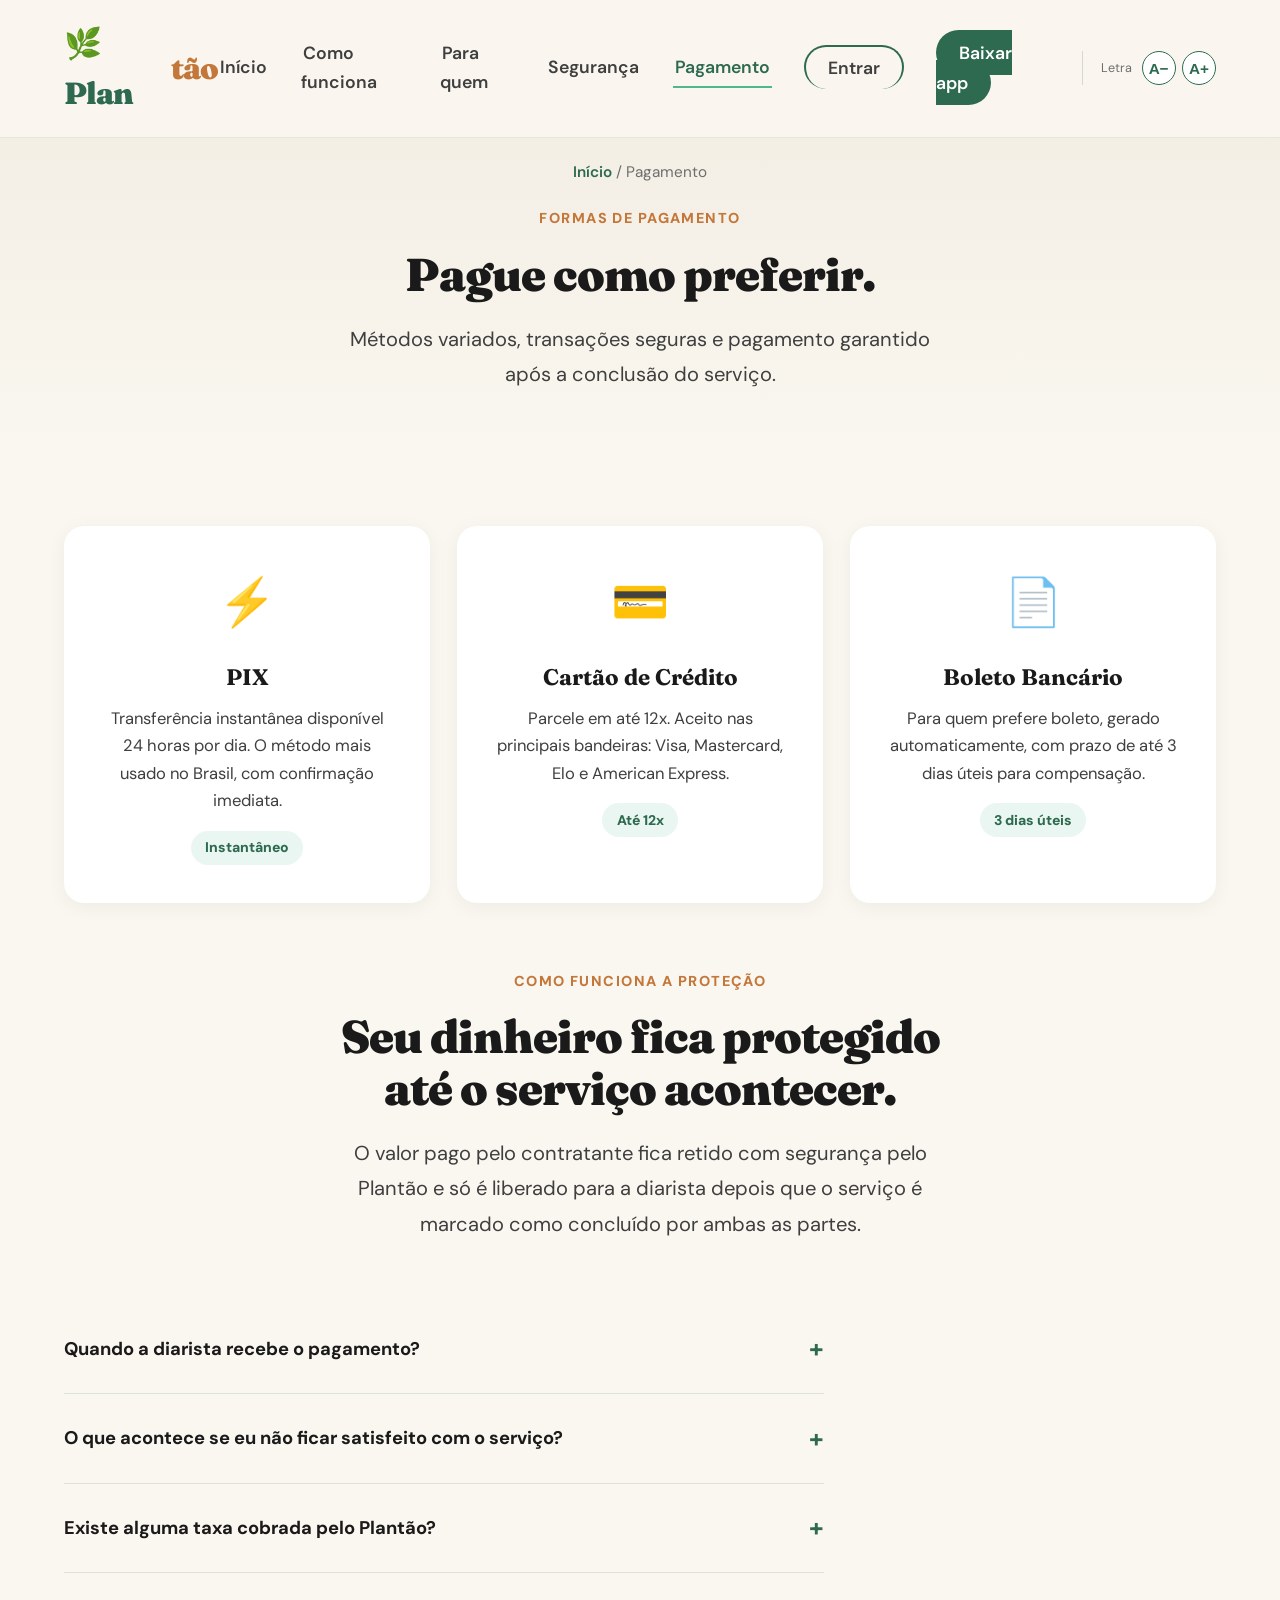
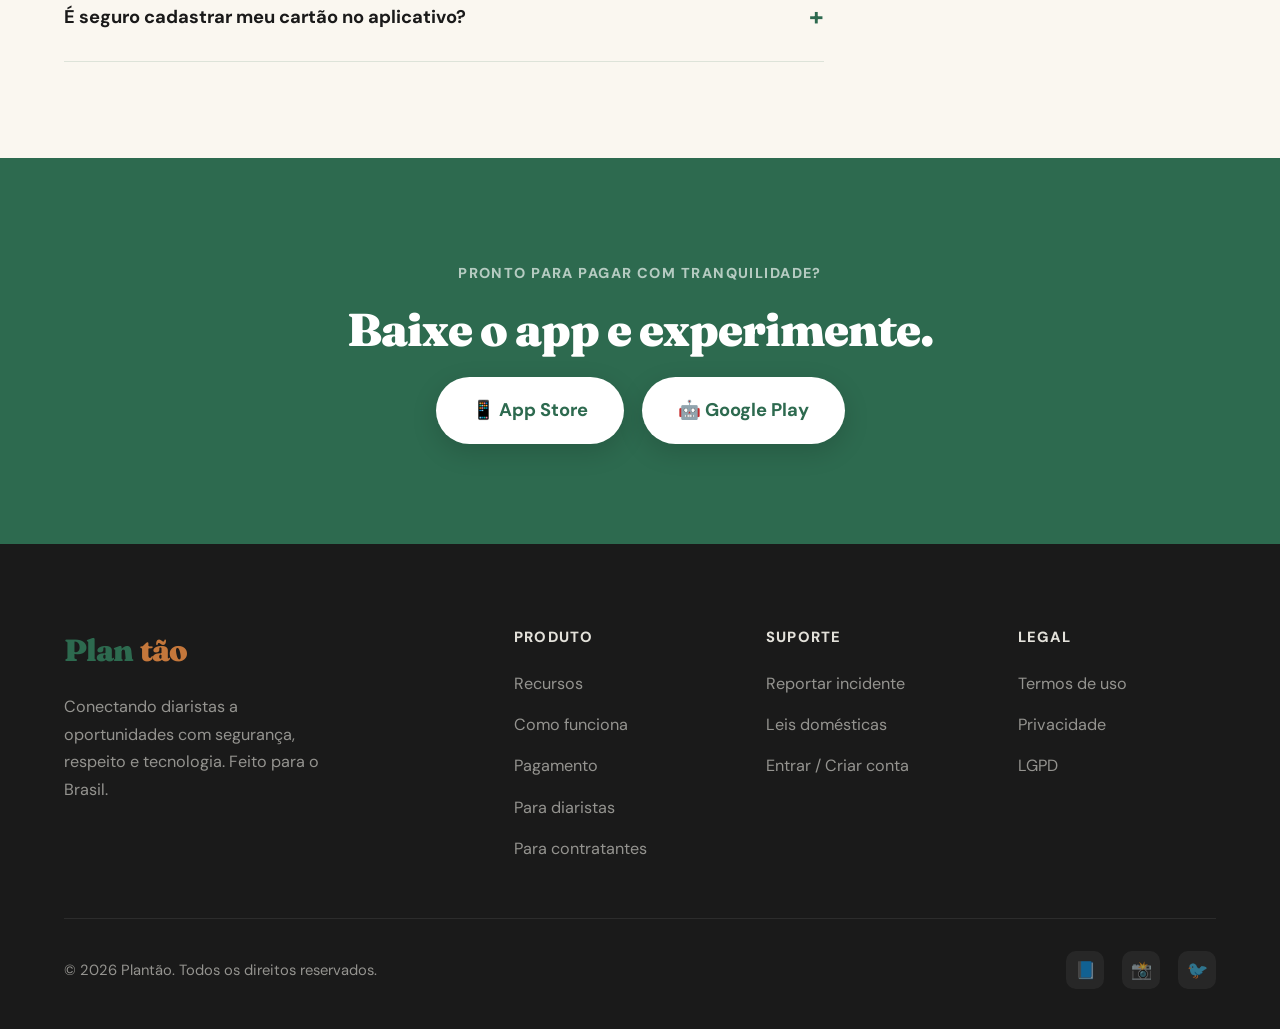
<file: pagamento.html>
<!DOCTYPE html>
<html lang="pt-BR">
<head>
<meta charset="UTF-8">
<meta name="viewport" content="width=device-width, initial-scale=1.0, viewport-fit=cover, maximum-scale=5.0">
<title>Formas de Pagamento — Plantão</title>
<meta name="description" content="Conheça as formas de pagamento seguras disponíveis no Plantão: PIX, cartão de crédito e boleto.">
<meta name="theme-color" content="#2D6A4F">
<meta name="mobile-web-app-capable" content="yes">
<meta name="apple-mobile-web-app-capable" content="yes">
<meta name="apple-mobile-web-app-status-bar-style" content="black-translucent">
<meta name="apple-mobile-web-app-title" content="Plantão">
<meta name="format-detection" content="telephone=no">
<link rel="preconnect" href="https://fonts.googleapis.com">
<link href="https://fonts.googleapis.com/css2?family=Fraunces:ital,opsz,wght@0,9..144,300;0,9..144,700;0,9..144,900;1,9..144,400&family=DM+Sans:wght@300;400;500;600;700&display=swap" rel="stylesheet">
<link rel="stylesheet" href="style.css">
</head>
<body>
<a href="#conteudo" class="skip-link">Pular para o conteúdo</a>

<nav class="site-nav" id="navbar">
  <a href="index.html" class="logo">🌿 Plan<span>tão</span></a>
  <ul class="nav-links" id="navLinks">
    <li><a href="index.html">Início</a></li>
    <li><a href="como-funciona.html">Como funciona</a></li>
    <li><a href="para-quem.html">Para quem</a></li>
    <li><a href="seguranca.html">Segurança</a></li>
    <li><a href="pagamento.html" aria-current="page">Pagamento</a></li>
    <li><a href="login.html" class="nav-login">Entrar</a></li>
    <li><a href="index.html#baixar" class="nav-cta">Baixar app</a></li>
    <li class="font-controls" role="group" aria-label="Ajustar tamanho da letra">
      <span>Letra</span>
      <button class="font-btn" data-font-dir="-1" type="button" aria-label="Diminuir tamanho da letra">A−</button>
      <button class="font-btn" data-font-dir="1" type="button" aria-label="Aumentar tamanho da letra">A+</button>
    </li>
  </ul>
  <a href="login.html" class="nav-mobile-login" aria-label="Entrar na conta">👤</a>
</nav>

<main id="conteudo">
<header class="page-header">
  <p class="breadcrumb"><a href="index.html">Início</a> / Pagamento</p>
  <span class="section-label">Formas de pagamento</span>
  <h1 class="section-title center" style="max-width:700px;">Pague como preferir.</h1>
  <p class="section-sub center" style="max-width:600px;">Métodos variados, transações seguras e pagamento garantido após a conclusão do serviço.</p>
</header>

<section style="padding-top:0;">
  <div class="payment-grid reveal">
    <div class="payment-card">
      <div class="payment-icon">⚡</div>
      <h3>PIX</h3>
      <p>Transferência instantânea disponível 24 horas por dia. O método mais usado no Brasil, com confirmação imediata.</p>
      <span class="payment-tag">Instantâneo</span>
    </div>
    <div class="payment-card">
      <div class="payment-icon">💳</div>
      <h3>Cartão de Crédito</h3>
      <p>Parcele em até 12x. Aceito nas principais bandeiras: Visa, Mastercard, Elo e American Express.</p>
      <span class="payment-tag">Até 12x</span>
    </div>
    <div class="payment-card">
      <div class="payment-icon">📄</div>
      <h3>Boleto Bancário</h3>
      <p>Para quem prefere boleto, gerado automaticamente, com prazo de até 3 dias úteis para compensação.</p>
      <span class="payment-tag">3 dias úteis</span>
    </div>
  </div>

  <div class="reveal center" style="margin-top: 3.5rem; max-width:640px;">
    <span class="section-label">Como funciona a proteção</span>
    <h2 class="section-title">Seu dinheiro fica protegido até o serviço acontecer.</h2>
    <p class="section-sub center">O valor pago pelo contratante fica retido com segurança pelo Plantão e só é liberado para a diarista depois que o serviço é marcado como concluído por ambas as partes.</p>
  </div>

  <div class="payment-faq reveal">
    <details class="faq-item">
      <summary>Quando a diarista recebe o pagamento?</summary>
      <p>Assim que o serviço é confirmado como concluído dentro do aplicativo, o valor é liberado para a conta da diarista, seguindo os prazos de cada método de pagamento.</p>
    </details>
    <details class="faq-item">
      <summary>O que acontece se eu não ficar satisfeito com o serviço?</summary>
      <p>Você pode entrar em contato com o suporte antes de confirmar a conclusão, ou usar o canal de reporte de incidentes para relatar o ocorrido.</p>
    </details>
    <details class="faq-item">
      <summary>Existe alguma taxa cobrada pelo Plantão?</summary>
      <p>As taxas variam de acordo com a forma de pagamento escolhida e são sempre mostradas de forma clara antes da confirmação, dentro do aplicativo.</p>
    </details>
    <details class="faq-item">
      <summary>É seguro cadastrar meu cartão no aplicativo?</summary>
      <p>Sim. As informações de pagamento são processadas com criptografia e o Plantão não armazena os dados completos do seu cartão.</p>
    </details>
  </div>
</section>

<section class="cta-block">
  <span class="section-label">Pronto para pagar com tranquilidade?</span>
  <h2 class="section-title">Baixe o app e experimente.</h2>
  <div class="cta-buttons">
    <a href="#" class="btn-white">📱 App Store</a>
    <a href="#" class="btn-white">🤖 Google Play</a>
  </div>
</section>
</main>

<footer>
  <div class="footer-grid">
    <div class="footer-brand">
      <span class="logo">Plan<span>tão</span></span>
      <p>Conectando diaristas a oportunidades com segurança, respeito e tecnologia. Feito para o Brasil.</p>
    </div>
    <div class="footer-col">
      <h4>Produto</h4>
      <ul>
        <li><a href="index.html#features">Recursos</a></li>
        <li><a href="como-funciona.html">Como funciona</a></li>
        <li><a href="pagamento.html">Pagamento</a></li>
        <li><a href="para-quem.html">Para diaristas</a></li>
        <li><a href="para-quem.html">Para contratantes</a></li>
      </ul>
    </div>
    <div class="footer-col">
      <h4>Suporte</h4>
      <ul>
        <li><a href="reporte.html">Reportar incidente</a></li>
        <li><a href="seguranca.html">Leis domésticas</a></li>
        <li><a href="login.html">Entrar / Criar conta</a></li>
      </ul>
    </div>
    <div class="footer-col">
      <h4>Legal</h4>
      <ul>
        <li><a href="#">Termos de uso</a></li>
        <li><a href="#">Privacidade</a></li>
        <li><a href="#">LGPD</a></li>
      </ul>
    </div>
  </div>
  <div class="footer-bottom">
    <span>© 2026 Plantão. Todos os direitos reservados.</span>
    <div class="footer-social">
      <a href="#" class="social-btn" aria-label="Facebook">📘</a>
      <a href="#" class="social-btn" aria-label="Instagram">📸</a>
      <a href="#" class="social-btn" aria-label="Twitter">🐦</a>
    </div>
  </div>
</footer>

<!-- ─── MENU "MAIS" (bottom sheet, estilo app) ─── -->
<div class="app-sheet-backdrop" id="sheetBackdrop" hidden></div>
<div class="app-sheet" id="appSheet" role="dialog" aria-modal="true" aria-label="Mais opções" hidden>
  <button class="app-sheet-close" id="sheetClose" type="button" aria-label="Fechar menu">✕</button>
  <div class="app-sheet-handle"></div>
  <div class="app-sheet-content">
    <a href="para-quem.html" class="sheet-link"><span>👥</span> Para quem</a>
    <a href="login.html" class="sheet-link"><span>👤</span> Entrar / Criar conta</a>
    <a href="reporte.html" class="sheet-link"><span>🚨</span> Reportar incidente</a>
    <a href="index.html#baixar" class="sheet-link"><span>📱</span> Baixar o app</a>
    <div class="sheet-divider"></div>
    <div class="sheet-font-row">
      <span class="sheet-font-label">Tamanho da letra</span>
      <div class="font-controls font-controls-sheet">
        <button class="font-btn" data-font-dir="-1" type="button" aria-label="Diminuir tamanho da letra">A−</button>
        <button class="font-btn" data-font-dir="1" type="button" aria-label="Aumentar tamanho da letra">A+</button>
      </div>
    </div>
  </div>
</div>

<!-- ─── BARRA DE ABAS (navegação principal no celular) ─── -->
<nav class="app-tabbar" id="appTabbar" aria-label="Navegação principal">
  <a href="index.html" class="tab-item">
    <span class="tab-icon">🏠</span><span class="tab-label">Início</span>
  </a>
  <a href="como-funciona.html" class="tab-item">
    <span class="tab-icon">⚙️</span><span class="tab-label">Como funciona</span>
  </a>
  <a href="seguranca.html" class="tab-item">
    <span class="tab-icon">🔐</span><span class="tab-label">Segurança</span>
  </a>
  <a href="pagamento.html" class="tab-item active" aria-current="page">
    <span class="tab-icon">💳</span><span class="tab-label">Pagamento</span>
  </a>
  <button type="button" class="tab-item" id="tabMais" aria-haspopup="dialog" aria-expanded="false">
    <span class="tab-icon">☰</span><span class="tab-label">Mais</span>
  </button>
</nav>

<script src="main.js"></script>
</body>
</html>
</file>
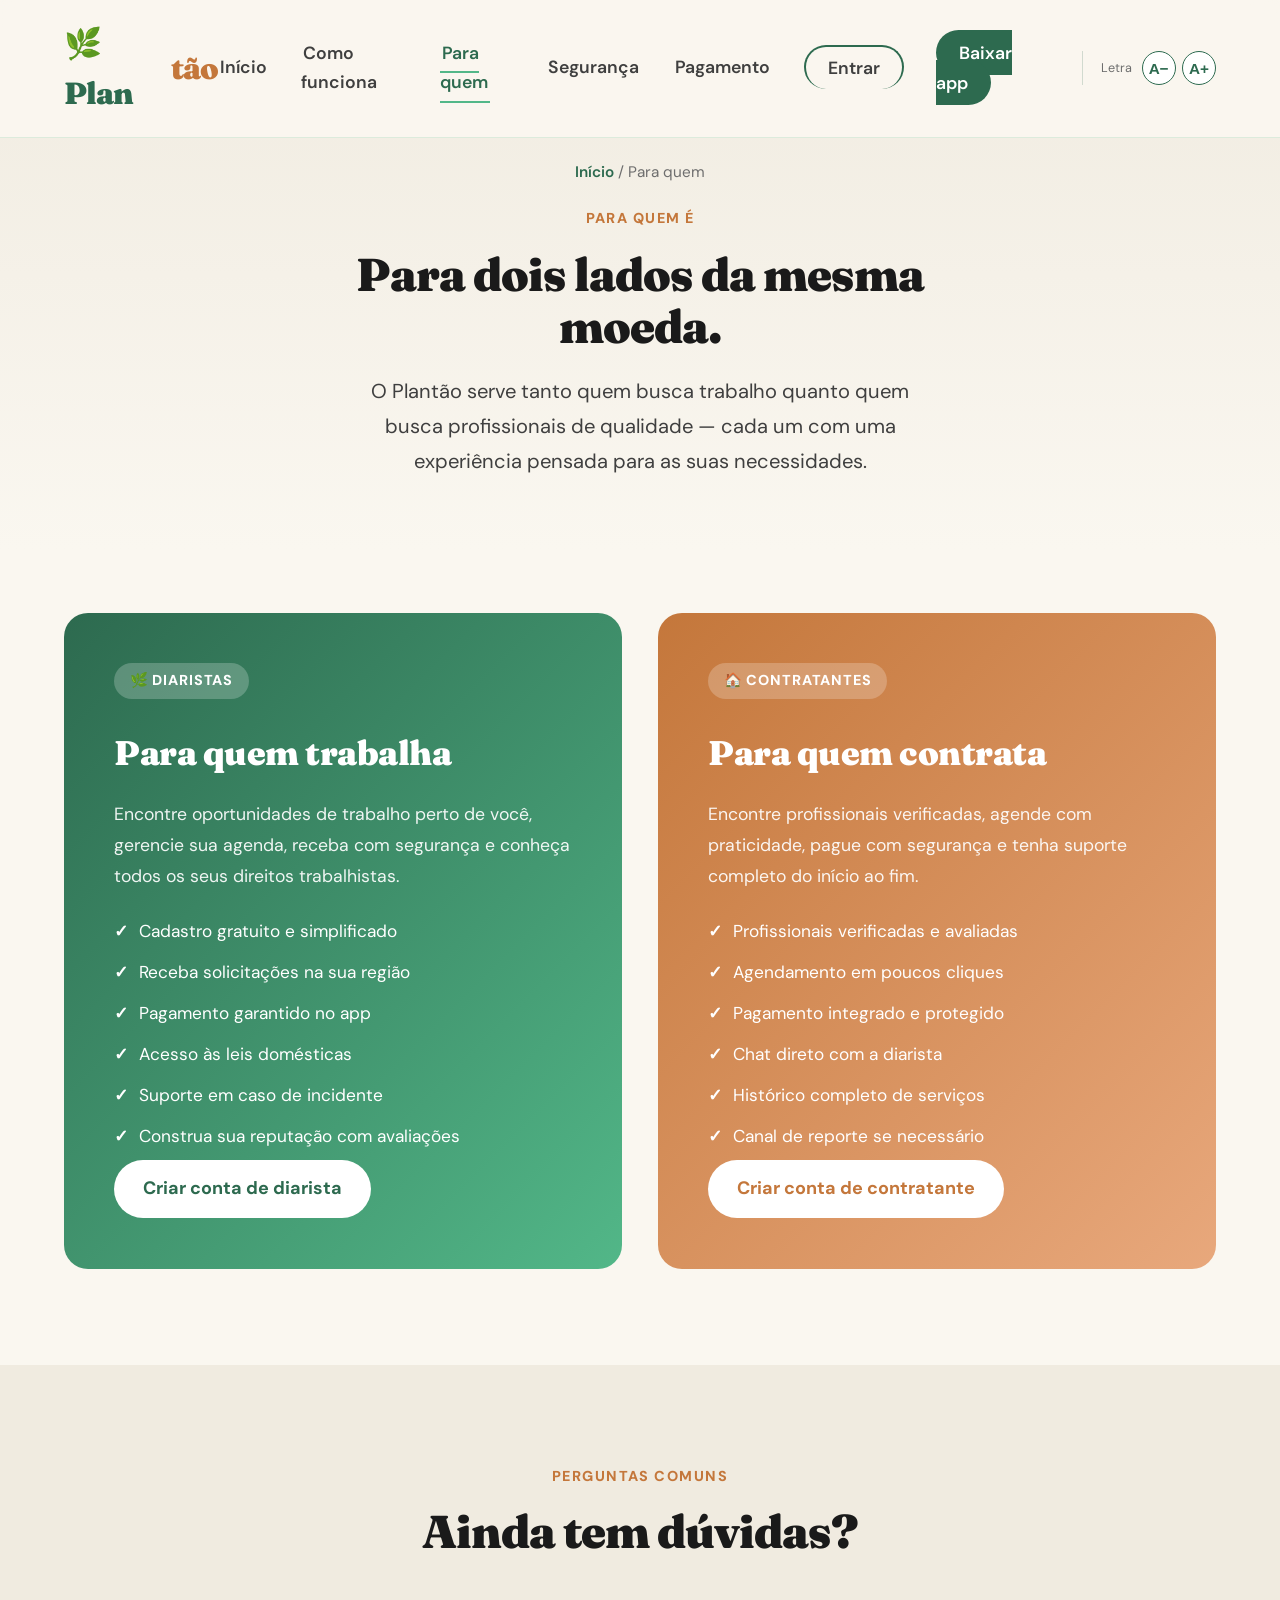
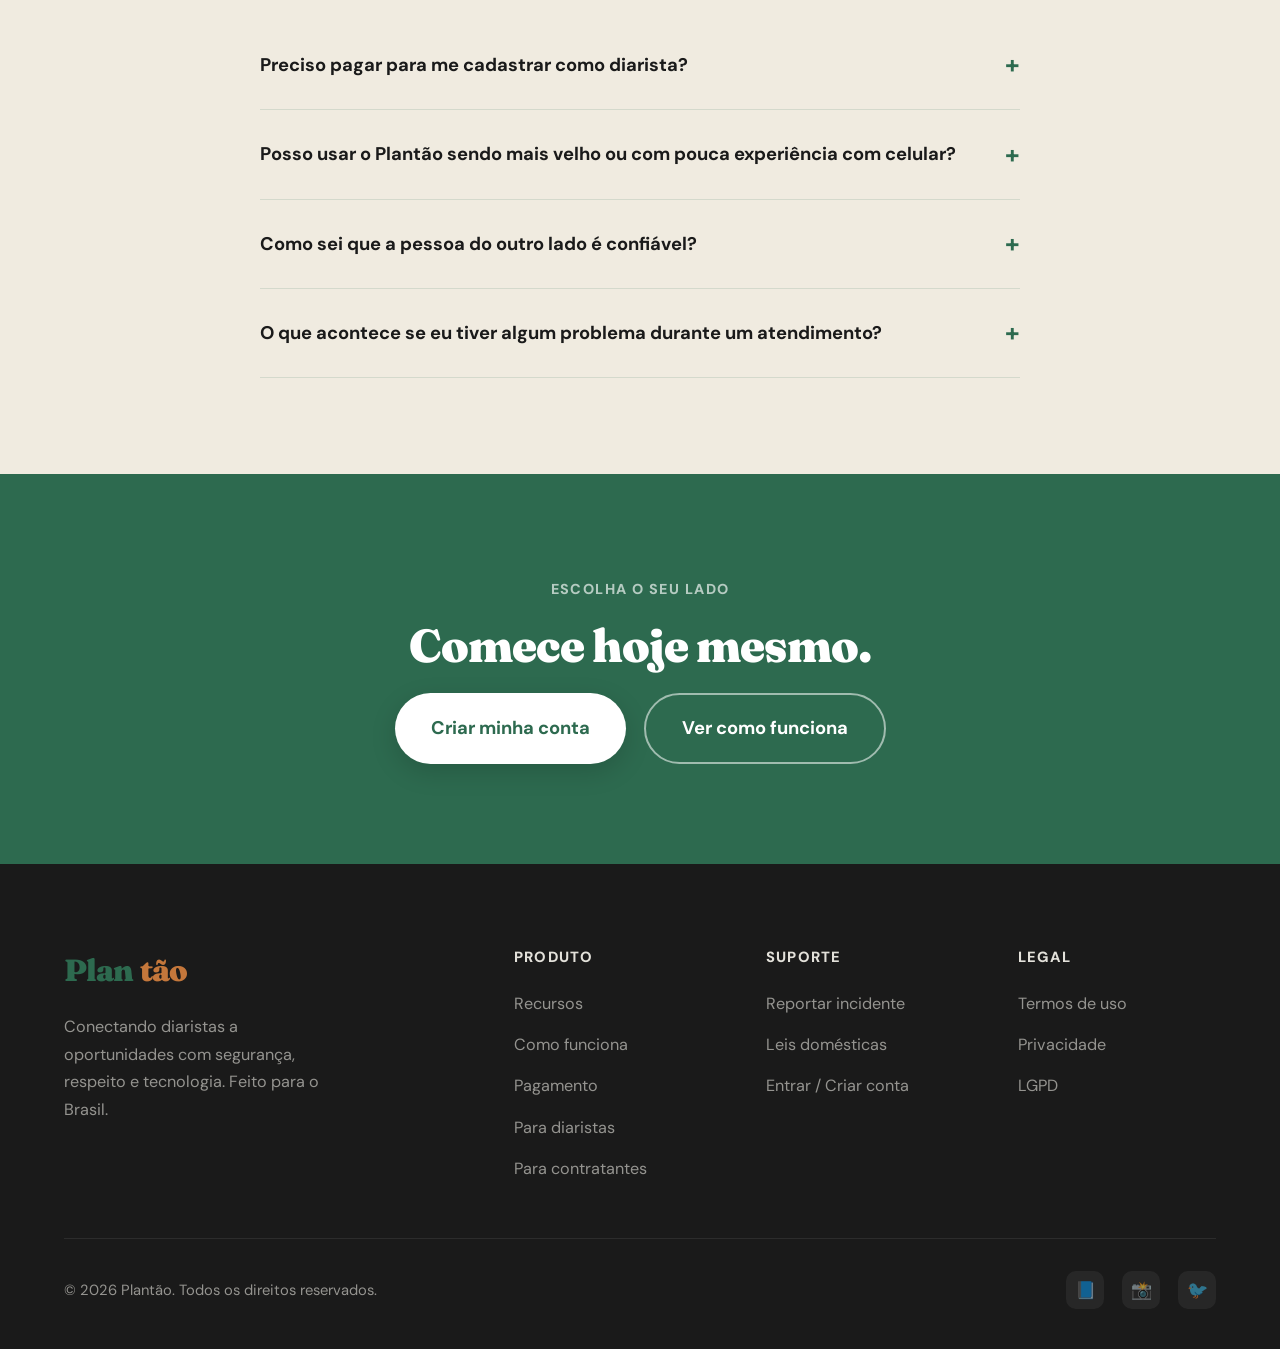
<file: para-quem.html>
<!DOCTYPE html>
<html lang="pt-BR">
<head>
<meta charset="UTF-8">
<meta name="viewport" content="width=device-width, initial-scale=1.0, viewport-fit=cover, maximum-scale=5.0">
<title>Para quem é o Plantão — Diaristas e Contratantes</title>
<meta name="description" content="Veja o que o Plantão oferece para diaristas e para quem contrata serviços domésticos.">
<meta name="theme-color" content="#2D6A4F">
<meta name="mobile-web-app-capable" content="yes">
<meta name="apple-mobile-web-app-capable" content="yes">
<meta name="apple-mobile-web-app-status-bar-style" content="black-translucent">
<meta name="apple-mobile-web-app-title" content="Plantão">
<meta name="format-detection" content="telephone=no">
<link rel="preconnect" href="https://fonts.googleapis.com">
<link href="https://fonts.googleapis.com/css2?family=Fraunces:ital,opsz,wght@0,9..144,300;0,9..144,700;0,9..144,900;1,9..144,400&family=DM+Sans:wght@300;400;500;600;700&display=swap" rel="stylesheet">
<link rel="stylesheet" href="style.css">
</head>
<body>
<a href="#conteudo" class="skip-link">Pular para o conteúdo</a>

<nav class="site-nav" id="navbar">
  <a href="index.html" class="logo">🌿 Plan<span>tão</span></a>
  <ul class="nav-links" id="navLinks">
    <li><a href="index.html">Início</a></li>
    <li><a href="como-funciona.html">Como funciona</a></li>
    <li><a href="para-quem.html" aria-current="page">Para quem</a></li>
    <li><a href="seguranca.html">Segurança</a></li>
    <li><a href="pagamento.html">Pagamento</a></li>
    <li><a href="login.html" class="nav-login">Entrar</a></li>
    <li><a href="index.html#baixar" class="nav-cta">Baixar app</a></li>
    <li class="font-controls" role="group" aria-label="Ajustar tamanho da letra">
      <span>Letra</span>
      <button class="font-btn" data-font-dir="-1" type="button" aria-label="Diminuir tamanho da letra">A−</button>
      <button class="font-btn" data-font-dir="1" type="button" aria-label="Aumentar tamanho da letra">A+</button>
    </li>
  </ul>
  <a href="login.html" class="nav-mobile-login" aria-label="Entrar na conta">👤</a>
</nav>

<main id="conteudo">
<header class="page-header">
  <p class="breadcrumb"><a href="index.html">Início</a> / Para quem</p>
  <span class="section-label">Para quem é</span>
  <h1 class="section-title center" style="max-width:700px;">Para dois lados da mesma moeda.</h1>
  <p class="section-sub center" style="max-width:600px;">O Plantão serve tanto quem busca trabalho quanto quem busca profissionais de qualidade — cada um com uma experiência pensada para as suas necessidades.</p>
</header>

<section style="padding-top: 0;">
  <div class="audience-grid reveal">
    <div class="audience-card diarista">
      <span class="audience-tag">🌿 Diaristas</span>
      <h3>Para quem trabalha</h3>
      <p>Encontre oportunidades de trabalho perto de você, gerencie sua agenda, receba com segurança e conheça todos os seus direitos trabalhistas.</p>
      <ul class="audience-list">
        <li>Cadastro gratuito e simplificado</li>
        <li>Receba solicitações na sua região</li>
        <li>Pagamento garantido no app</li>
        <li>Acesso às leis domésticas</li>
        <li>Suporte em caso de incidente</li>
        <li>Construa sua reputação com avaliações</li>
      </ul>
      <a href="login.html" class="btn-white-outline">Criar conta de diarista</a>
    </div>
    <div class="audience-card contratante">
      <span class="audience-tag">🏠 Contratantes</span>
      <h3>Para quem contrata</h3>
      <p>Encontre profissionais verificadas, agende com praticidade, pague com segurança e tenha suporte completo do início ao fim.</p>
      <ul class="audience-list">
        <li>Profissionais verificadas e avaliadas</li>
        <li>Agendamento em poucos cliques</li>
        <li>Pagamento integrado e protegido</li>
        <li>Chat direto com a diarista</li>
        <li>Histórico completo de serviços</li>
        <li>Canal de reporte se necessário</li>
      </ul>
      <a href="login.html" class="btn-white-outline">Criar conta de contratante</a>
    </div>
  </div>
</section>

<section style="background: var(--creme-escuro);">
  <div class="reveal center" style="max-width: 640px;">
    <span class="section-label">Perguntas comuns</span>
    <h2 class="section-title">Ainda tem dúvidas?</h2>
  </div>
  <div class="payment-faq reveal center" style="text-align:left;">
    <details class="faq-item">
      <summary>Preciso pagar para me cadastrar como diarista?</summary>
      <p>Não. O cadastro para diaristas é gratuito. Você só precisa de um documento de identidade para a verificação de perfil.</p>
    </details>
    <details class="faq-item">
      <summary>Posso usar o Plantão sendo mais velho ou com pouca experiência com celular?</summary>
      <p>Sim. O aplicativo foi pensado para ser simples: letras maiores (você pode aumentar ainda mais pelo botão "A+" no topo da página), botões grandes e passos claros em cada tela.</p>
    </details>
    <details class="faq-item">
      <summary>Como sei que a pessoa do outro lado é confiável?</summary>
      <p>Todos os perfis passam por verificação de identidade e mostram avaliações de atendimentos anteriores, visíveis antes de você aceitar ou contratar um serviço.</p>
    </details>
    <details class="faq-item">
      <summary>O que acontece se eu tiver algum problema durante um atendimento?</summary>
      <p>Você pode usar o canal de reporte de incidentes a qualquer momento, direto pelo aplicativo. Veja mais na página de <a href="seguranca.html" style="color: var(--verde); font-weight:700;">Segurança</a>.</p>
    </details>
  </div>
</section>

<section class="cta-block">
  <span class="section-label">Escolha o seu lado</span>
  <h2 class="section-title">Comece hoje mesmo.</h2>
  <div class="cta-buttons">
    <a href="login.html" class="btn-white">Criar minha conta</a>
    <a href="como-funciona.html" class="btn-outline-white">Ver como funciona</a>
  </div>
</section>
</main>

<footer>
  <div class="footer-grid">
    <div class="footer-brand">
      <span class="logo">Plan<span>tão</span></span>
      <p>Conectando diaristas a oportunidades com segurança, respeito e tecnologia. Feito para o Brasil.</p>
    </div>
    <div class="footer-col">
      <h4>Produto</h4>
      <ul>
        <li><a href="index.html#features">Recursos</a></li>
        <li><a href="como-funciona.html">Como funciona</a></li>
        <li><a href="pagamento.html">Pagamento</a></li>
        <li><a href="para-quem.html">Para diaristas</a></li>
        <li><a href="para-quem.html">Para contratantes</a></li>
      </ul>
    </div>
    <div class="footer-col">
      <h4>Suporte</h4>
      <ul>
        <li><a href="reporte.html">Reportar incidente</a></li>
        <li><a href="seguranca.html">Leis domésticas</a></li>
        <li><a href="login.html">Entrar / Criar conta</a></li>
      </ul>
    </div>
    <div class="footer-col">
      <h4>Legal</h4>
      <ul>
        <li><a href="#">Termos de uso</a></li>
        <li><a href="#">Privacidade</a></li>
        <li><a href="#">LGPD</a></li>
      </ul>
    </div>
  </div>
  <div class="footer-bottom">
    <span>© 2026 Plantão. Todos os direitos reservados.</span>
    <div class="footer-social">
      <a href="#" class="social-btn" aria-label="Facebook">📘</a>
      <a href="#" class="social-btn" aria-label="Instagram">📸</a>
      <a href="#" class="social-btn" aria-label="Twitter">🐦</a>
    </div>
  </div>
</footer>

<!-- ─── MENU "MAIS" (bottom sheet, estilo app) ─── -->
<div class="app-sheet-backdrop" id="sheetBackdrop" hidden></div>
<div class="app-sheet" id="appSheet" role="dialog" aria-modal="true" aria-label="Mais opções" hidden>
  <button class="app-sheet-close" id="sheetClose" type="button" aria-label="Fechar menu">✕</button>
  <div class="app-sheet-handle"></div>
  <div class="app-sheet-content">
    <a href="para-quem.html" class="sheet-link"><span>👥</span> Para quem</a>
    <a href="login.html" class="sheet-link"><span>👤</span> Entrar / Criar conta</a>
    <a href="reporte.html" class="sheet-link"><span>🚨</span> Reportar incidente</a>
    <a href="index.html#baixar" class="sheet-link"><span>📱</span> Baixar o app</a>
    <div class="sheet-divider"></div>
    <div class="sheet-font-row">
      <span class="sheet-font-label">Tamanho da letra</span>
      <div class="font-controls font-controls-sheet">
        <button class="font-btn" data-font-dir="-1" type="button" aria-label="Diminuir tamanho da letra">A−</button>
        <button class="font-btn" data-font-dir="1" type="button" aria-label="Aumentar tamanho da letra">A+</button>
      </div>
    </div>
  </div>
</div>

<!-- ─── BARRA DE ABAS (navegação principal no celular) ─── -->
<nav class="app-tabbar" id="appTabbar" aria-label="Navegação principal">
  <a href="index.html" class="tab-item">
    <span class="tab-icon">🏠</span><span class="tab-label">Início</span>
  </a>
  <a href="como-funciona.html" class="tab-item">
    <span class="tab-icon">⚙️</span><span class="tab-label">Como funciona</span>
  </a>
  <a href="seguranca.html" class="tab-item">
    <span class="tab-icon">🔐</span><span class="tab-label">Segurança</span>
  </a>
  <a href="pagamento.html" class="tab-item">
    <span class="tab-icon">💳</span><span class="tab-label">Pagamento</span>
  </a>
  <button type="button" class="tab-item active" id="tabMais" aria-haspopup="dialog" aria-expanded="false">
    <span class="tab-icon">☰</span><span class="tab-label">Mais</span>
  </button>
</nav>

<script src="main.js"></script>
</body>
</html>
</file>
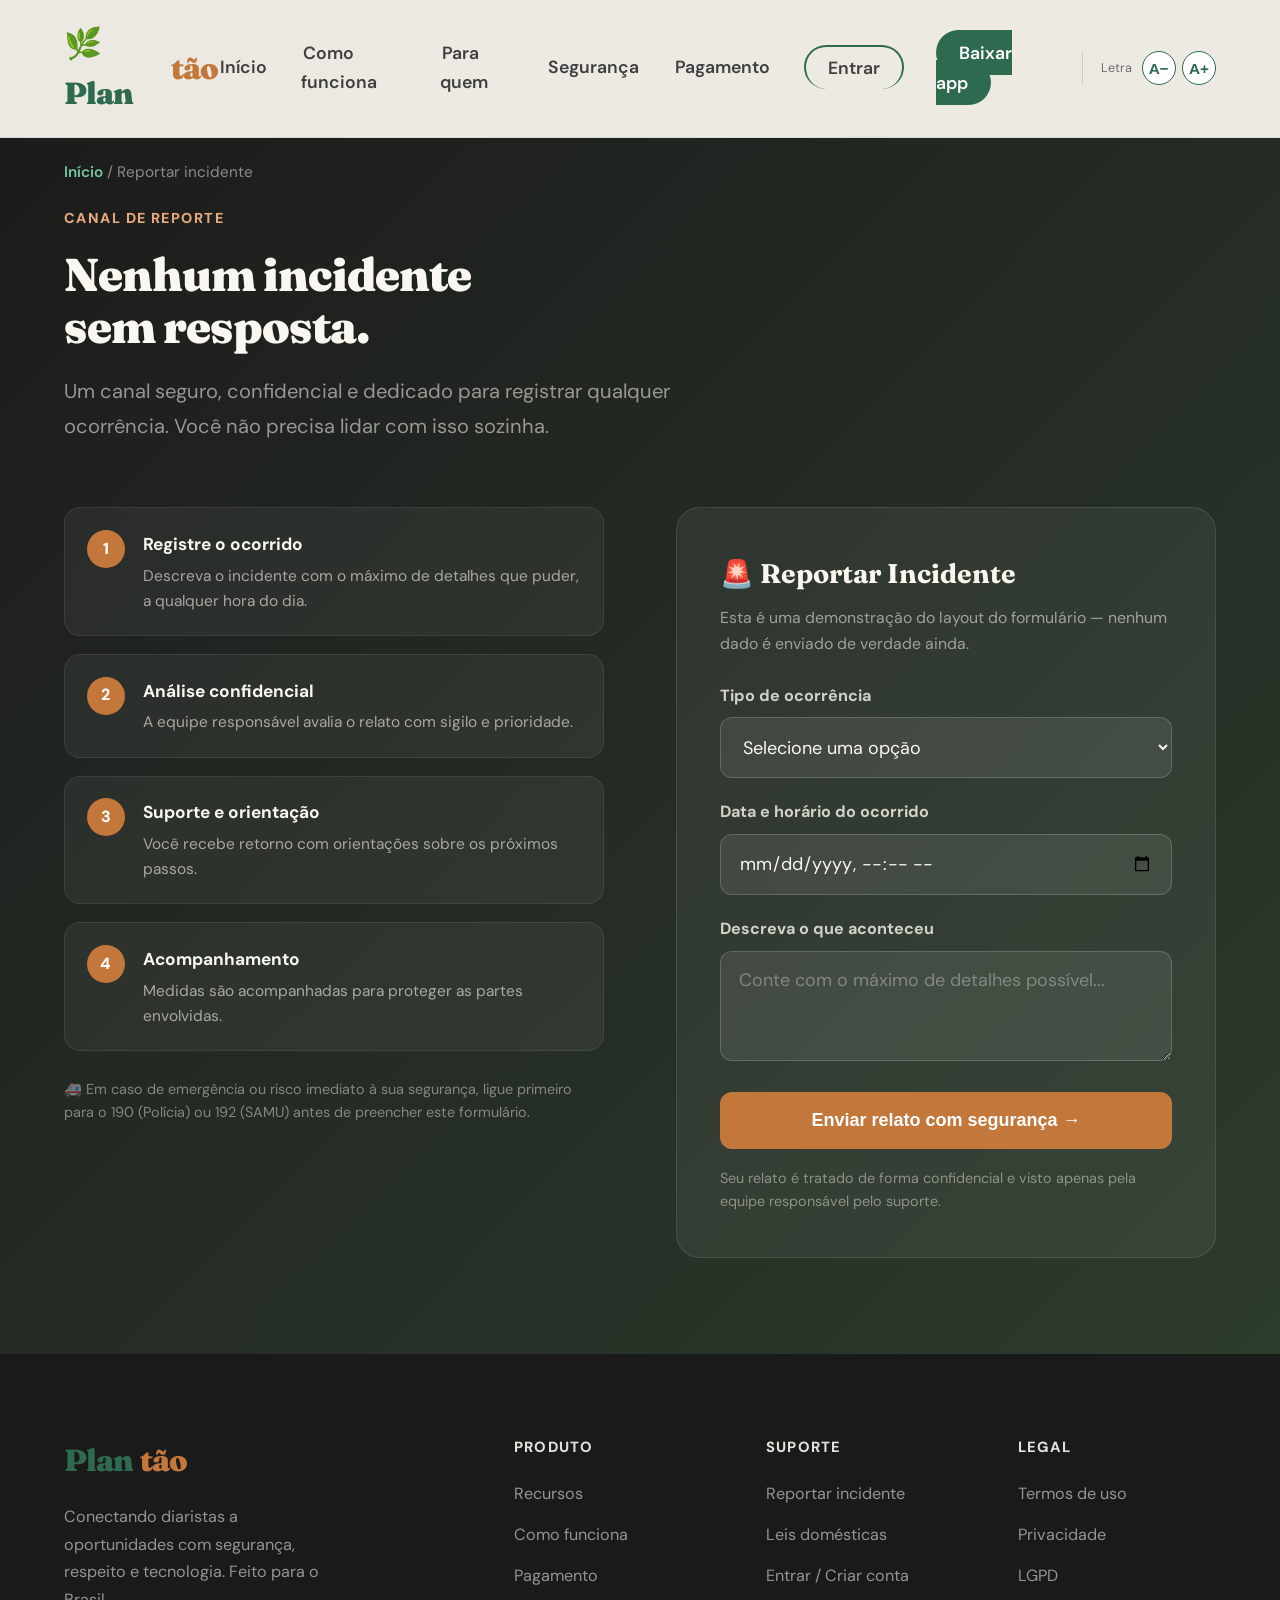
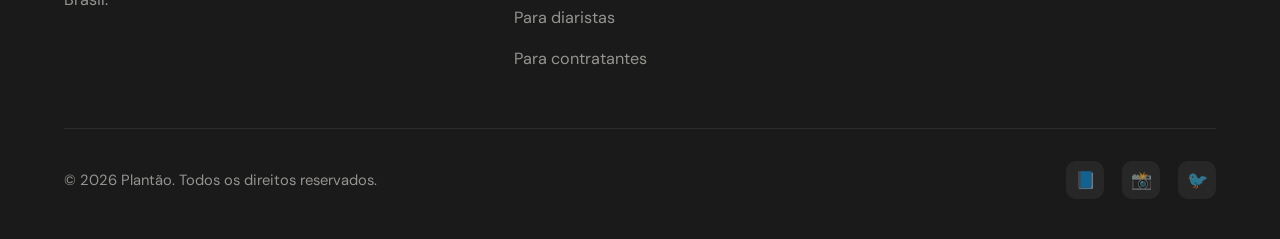
<file: reporte.html>
<!DOCTYPE html>
<html lang="pt-BR">
<head>
<meta charset="UTF-8">
<meta name="viewport" content="width=device-width, initial-scale=1.0, viewport-fit=cover, maximum-scale=5.0">
<title>Reportar um incidente — Plantão</title>
<meta name="description" content="Canal seguro para registrar ocorrências durante um atendimento pelo Plantão.">
<meta name="theme-color" content="#2D6A4F">
<meta name="mobile-web-app-capable" content="yes">
<meta name="apple-mobile-web-app-capable" content="yes">
<meta name="apple-mobile-web-app-status-bar-style" content="black-translucent">
<meta name="apple-mobile-web-app-title" content="Plantão">
<meta name="format-detection" content="telephone=no">
<link rel="preconnect" href="https://fonts.googleapis.com">
<link href="https://fonts.googleapis.com/css2?family=Fraunces:ital,opsz,wght@0,9..144,300;0,9..144,700;0,9..144,900;1,9..144,400&family=DM+Sans:wght@300;400;500;600;700&display=swap" rel="stylesheet">
<link rel="stylesheet" href="style.css">
</head>
<body>
<a href="#conteudo" class="skip-link">Pular para o conteúdo</a>

<nav class="site-nav" id="navbar">
  <a href="index.html" class="logo">🌿 Plan<span>tão</span></a>
  <ul class="nav-links" id="navLinks">
    <li><a href="index.html">Início</a></li>
    <li><a href="como-funciona.html">Como funciona</a></li>
    <li><a href="para-quem.html">Para quem</a></li>
    <li><a href="seguranca.html">Segurança</a></li>
    <li><a href="pagamento.html">Pagamento</a></li>
    <li><a href="login.html" class="nav-login">Entrar</a></li>
    <li><a href="index.html#baixar" class="nav-cta">Baixar app</a></li>
    <li class="font-controls" role="group" aria-label="Ajustar tamanho da letra">
      <span>Letra</span>
      <button class="font-btn" data-font-dir="-1" type="button" aria-label="Diminuir tamanho da letra">A−</button>
      <button class="font-btn" data-font-dir="1" type="button" aria-label="Aumentar tamanho da letra">A+</button>
    </li>
  </ul>
  <a href="login.html" class="nav-mobile-login" aria-label="Entrar na conta">👤</a>
</nav>

<main id="conteudo">
<section class="report-page" style="padding-top: 160px;">
  <p class="breadcrumb" style="color: rgba(250,247,240,0.5);"><a href="index.html" style="color: var(--verde-neon);">Início</a> / Reportar incidente</p>
  <span class="section-label">Canal de Reporte</span>
  <h1 class="section-title" style="color: var(--creme);">Nenhum incidente<br>sem resposta.</h1>
  <p class="section-sub" style="color: rgba(250,247,240,0.55);">Um canal seguro, confidencial e dedicado para registrar qualquer ocorrência. Você não precisa lidar com isso sozinha.</p>

  <div class="report-grid">
    <div class="report-steps reveal">
      <div class="report-step">
        <div class="report-step-num">1</div>
        <div><h4>Registre o ocorrido</h4><p>Descreva o incidente com o máximo de detalhes que puder, a qualquer hora do dia.</p></div>
      </div>
      <div class="report-step">
        <div class="report-step-num">2</div>
        <div><h4>Análise confidencial</h4><p>A equipe responsável avalia o relato com sigilo e prioridade.</p></div>
      </div>
      <div class="report-step">
        <div class="report-step-num">3</div>
        <div><h4>Suporte e orientação</h4><p>Você recebe retorno com orientações sobre os próximos passos.</p></div>
      </div>
      <div class="report-step">
        <div class="report-step-num">4</div>
        <div><h4>Acompanhamento</h4><p>Medidas são acompanhadas para proteger as partes envolvidas.</p></div>
      </div>
      <p class="form-note" style="margin-top: 0.5rem;">
        🚑 Em caso de emergência ou risco imediato à sua segurança, ligue primeiro para o 190 (Polícia) ou 192 (SAMU) antes de preencher este formulário.
      </p>
    </div>

    <div class="report-card reveal">
      <h3>🚨 Reportar Incidente</h3>
      <p class="hint">Esta é uma demonstração do layout do formulário — nenhum dado é enviado de verdade ainda.</p>
      <form id="reportForm">
        <div class="form-group">
          <label for="tipoOcorrencia">Tipo de ocorrência</label>
          <select id="tipoOcorrencia" required>
            <option value="">Selecione uma opção</option>
            <option>Atraso ou não comparecimento</option>
            <option>Problema com pagamento</option>
            <option>Tratamento desrespeitoso</option>
            <option>Condição insegura no local</option>
            <option>Outro</option>
          </select>
        </div>
        <div class="form-group">
          <label for="dataOcorrido">Data e horário do ocorrido</label>
          <input type="datetime-local" id="dataOcorrido" required>
        </div>
        <div class="form-group">
          <label for="descricao">Descreva o que aconteceu</label>
          <textarea id="descricao" placeholder="Conte com o máximo de detalhes possível..." required></textarea>
        </div>
        <button type="submit" class="btn-terra">Enviar relato com segurança →</button>
        <p id="reportStatus" class="status-msg ok" role="status"></p>
        <p class="form-note">Seu relato é tratado de forma confidencial e visto apenas pela equipe responsável pelo suporte.</p>
      </form>
    </div>
  </div>
</section>
</main>

<footer>
  <div class="footer-grid">
    <div class="footer-brand">
      <span class="logo">Plan<span>tão</span></span>
      <p>Conectando diaristas a oportunidades com segurança, respeito e tecnologia. Feito para o Brasil.</p>
    </div>
    <div class="footer-col">
      <h4>Produto</h4>
      <ul>
        <li><a href="index.html#features">Recursos</a></li>
        <li><a href="como-funciona.html">Como funciona</a></li>
        <li><a href="pagamento.html">Pagamento</a></li>
        <li><a href="para-quem.html">Para diaristas</a></li>
        <li><a href="para-quem.html">Para contratantes</a></li>
      </ul>
    </div>
    <div class="footer-col">
      <h4>Suporte</h4>
      <ul>
        <li><a href="reporte.html">Reportar incidente</a></li>
        <li><a href="seguranca.html">Leis domésticas</a></li>
        <li><a href="login.html">Entrar / Criar conta</a></li>
      </ul>
    </div>
    <div class="footer-col">
      <h4>Legal</h4>
      <ul>
        <li><a href="#">Termos de uso</a></li>
        <li><a href="#">Privacidade</a></li>
        <li><a href="#">LGPD</a></li>
      </ul>
    </div>
  </div>
  <div class="footer-bottom">
    <span>© 2026 Plantão. Todos os direitos reservados.</span>
    <div class="footer-social">
      <a href="#" class="social-btn" aria-label="Facebook">📘</a>
      <a href="#" class="social-btn" aria-label="Instagram">📸</a>
      <a href="#" class="social-btn" aria-label="Twitter">🐦</a>
    </div>
  </div>
</footer>

<!-- ─── MENU "MAIS" (bottom sheet, estilo app) ─── -->
<div class="app-sheet-backdrop" id="sheetBackdrop" hidden></div>
<div class="app-sheet" id="appSheet" role="dialog" aria-modal="true" aria-label="Mais opções" hidden>
  <button class="app-sheet-close" id="sheetClose" type="button" aria-label="Fechar menu">✕</button>
  <div class="app-sheet-handle"></div>
  <div class="app-sheet-content">
    <a href="para-quem.html" class="sheet-link"><span>👥</span> Para quem</a>
    <a href="login.html" class="sheet-link"><span>👤</span> Entrar / Criar conta</a>
    <a href="reporte.html" class="sheet-link"><span>🚨</span> Reportar incidente</a>
    <a href="index.html#baixar" class="sheet-link"><span>📱</span> Baixar o app</a>
    <div class="sheet-divider"></div>
    <div class="sheet-font-row">
      <span class="sheet-font-label">Tamanho da letra</span>
      <div class="font-controls font-controls-sheet">
        <button class="font-btn" data-font-dir="-1" type="button" aria-label="Diminuir tamanho da letra">A−</button>
        <button class="font-btn" data-font-dir="1" type="button" aria-label="Aumentar tamanho da letra">A+</button>
      </div>
    </div>
  </div>
</div>

<!-- ─── BARRA DE ABAS (navegação principal no celular) ─── -->
<nav class="app-tabbar" id="appTabbar" aria-label="Navegação principal">
  <a href="index.html" class="tab-item">
    <span class="tab-icon">🏠</span><span class="tab-label">Início</span>
  </a>
  <a href="como-funciona.html" class="tab-item">
    <span class="tab-icon">⚙️</span><span class="tab-label">Como funciona</span>
  </a>
  <a href="seguranca.html" class="tab-item">
    <span class="tab-icon">🔐</span><span class="tab-label">Segurança</span>
  </a>
  <a href="pagamento.html" class="tab-item">
    <span class="tab-icon">💳</span><span class="tab-label">Pagamento</span>
  </a>
  <button type="button" class="tab-item active" id="tabMais" aria-haspopup="dialog" aria-expanded="false">
    <span class="tab-icon">☰</span><span class="tab-label">Mais</span>
  </button>
</nav>

<script src="main.js"></script>
</body>
</html>
</file>
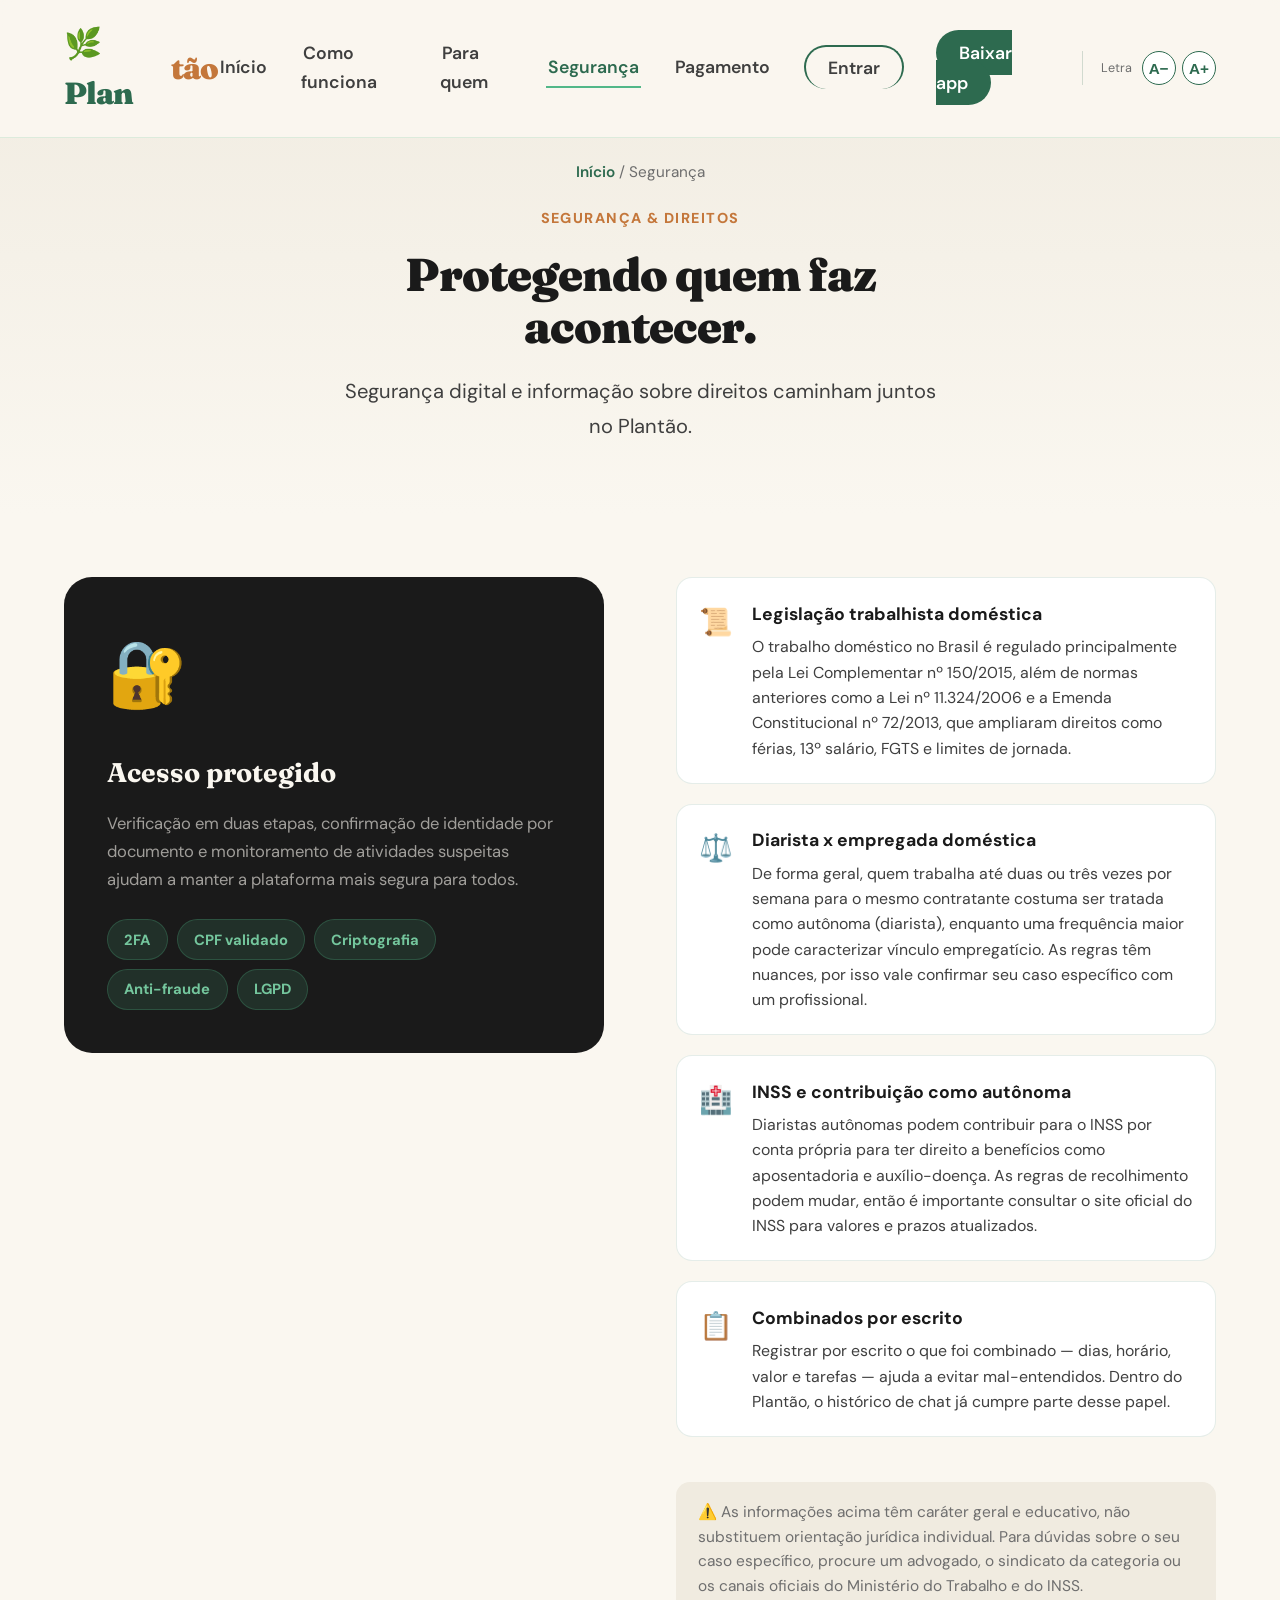
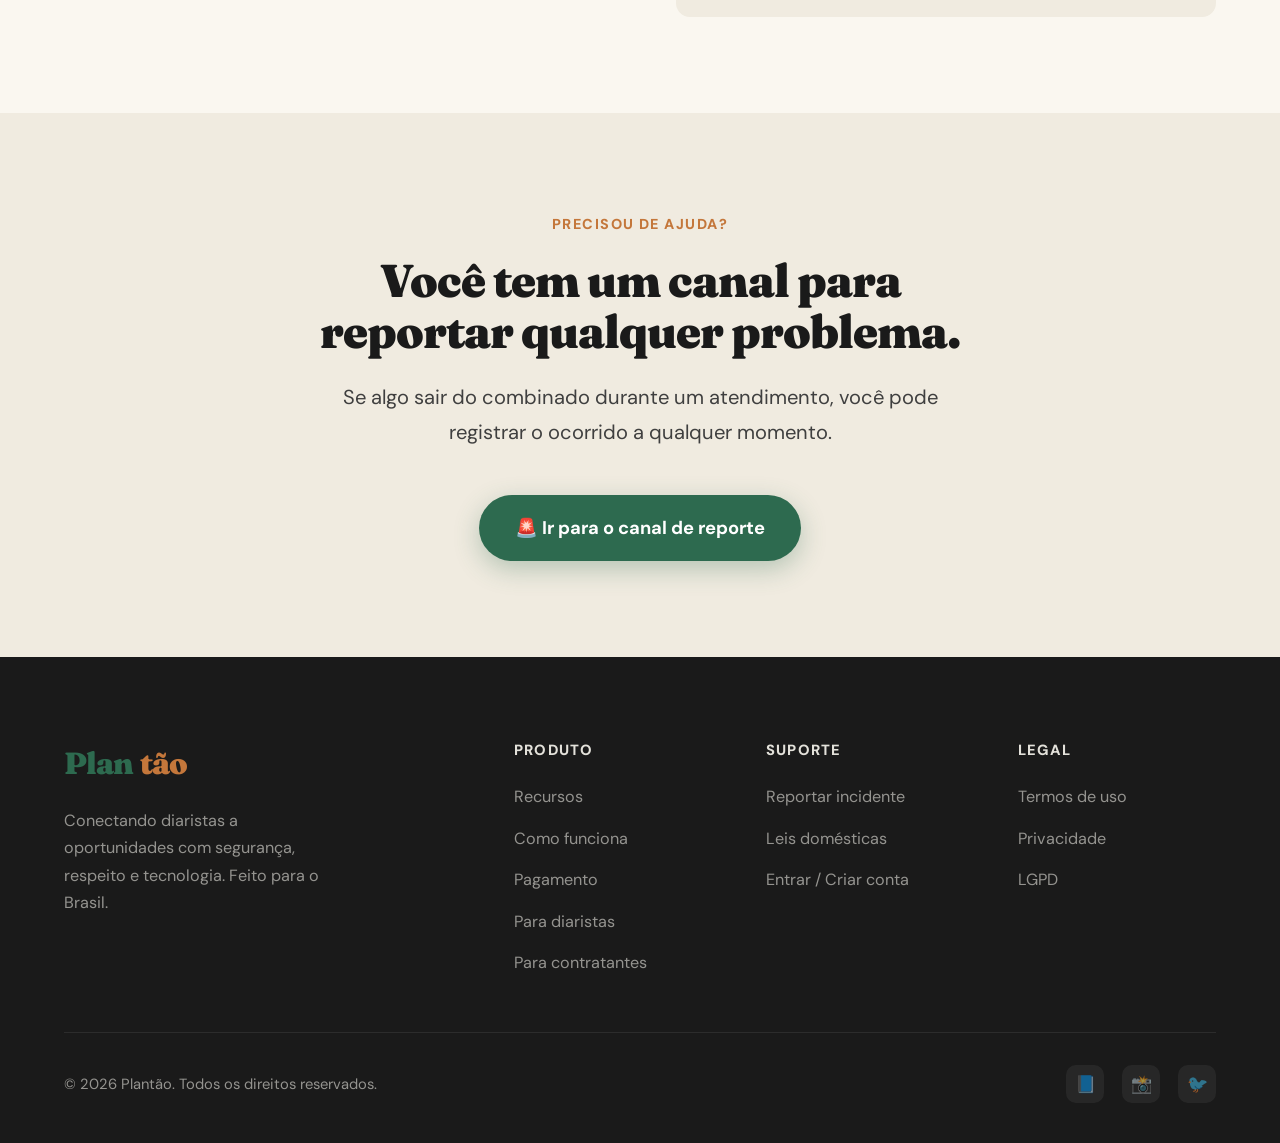
<file: seguranca.html>
<!DOCTYPE html>
<html lang="pt-BR">
<head>
<meta charset="UTF-8">
<meta name="viewport" content="width=device-width, initial-scale=1.0, viewport-fit=cover, maximum-scale=5.0">
<title>Segurança e Direitos — Plantão</title>
<meta name="description" content="Conheça os recursos de segurança do Plantão e informações gerais sobre direitos trabalhistas domésticos.">
<meta name="theme-color" content="#2D6A4F">
<meta name="mobile-web-app-capable" content="yes">
<meta name="apple-mobile-web-app-capable" content="yes">
<meta name="apple-mobile-web-app-status-bar-style" content="black-translucent">
<meta name="apple-mobile-web-app-title" content="Plantão">
<meta name="format-detection" content="telephone=no">
<link rel="preconnect" href="https://fonts.googleapis.com">
<link href="https://fonts.googleapis.com/css2?family=Fraunces:ital,opsz,wght@0,9..144,300;0,9..144,700;0,9..144,900;1,9..144,400&family=DM+Sans:wght@300;400;500;600;700&display=swap" rel="stylesheet">
<link rel="stylesheet" href="style.css">
</head>
<body>
<a href="#conteudo" class="skip-link">Pular para o conteúdo</a>

<nav class="site-nav" id="navbar">
  <a href="index.html" class="logo">🌿 Plan<span>tão</span></a>
  <ul class="nav-links" id="navLinks">
    <li><a href="index.html">Início</a></li>
    <li><a href="como-funciona.html">Como funciona</a></li>
    <li><a href="para-quem.html">Para quem</a></li>
    <li><a href="seguranca.html" aria-current="page">Segurança</a></li>
    <li><a href="pagamento.html">Pagamento</a></li>
    <li><a href="login.html" class="nav-login">Entrar</a></li>
    <li><a href="index.html#baixar" class="nav-cta">Baixar app</a></li>
    <li class="font-controls" role="group" aria-label="Ajustar tamanho da letra">
      <span>Letra</span>
      <button class="font-btn" data-font-dir="-1" type="button" aria-label="Diminuir tamanho da letra">A−</button>
      <button class="font-btn" data-font-dir="1" type="button" aria-label="Aumentar tamanho da letra">A+</button>
    </li>
  </ul>
  <a href="login.html" class="nav-mobile-login" aria-label="Entrar na conta">👤</a>
</nav>

<main id="conteudo">
<header class="page-header">
  <p class="breadcrumb"><a href="index.html">Início</a> / Segurança</p>
  <span class="section-label">Segurança &amp; Direitos</span>
  <h1 class="section-title center" style="max-width:700px;">Protegendo quem faz acontecer.</h1>
  <p class="section-sub center" style="max-width:600px;">Segurança digital e informação sobre direitos caminham juntos no Plantão.</p>
</header>

<section style="padding-top:0;">
  <div class="security-grid">
    <div class="security-visual reveal">
      <span class="security-icon-big">🔐</span>
      <h3>Acesso protegido</h3>
      <p>Verificação em duas etapas, confirmação de identidade por documento e monitoramento de atividades suspeitas ajudam a manter a plataforma mais segura para todos.</p>
      <div class="security-tags">
        <span class="sec-tag">2FA</span>
        <span class="sec-tag">CPF validado</span>
        <span class="sec-tag">Criptografia</span>
        <span class="sec-tag">Anti-fraude</span>
        <span class="sec-tag">LGPD</span>
      </div>
    </div>
    <div class="laws-list reveal">
      <div class="law-item">
        <span class="law-icon">📜</span>
        <div>
          <h4>Legislação trabalhista doméstica</h4>
          <p>O trabalho doméstico no Brasil é regulado principalmente pela Lei Complementar nº 150/2015, além de normas anteriores como a Lei nº 11.324/2006 e a Emenda Constitucional nº 72/2013, que ampliaram direitos como férias, 13º salário, FGTS e limites de jornada.</p>
        </div>
      </div>
      <div class="law-item">
        <span class="law-icon">⚖️</span>
        <div>
          <h4>Diarista x empregada doméstica</h4>
          <p>De forma geral, quem trabalha até duas ou três vezes por semana para o mesmo contratante costuma ser tratada como autônoma (diarista), enquanto uma frequência maior pode caracterizar vínculo empregatício. As regras têm nuances, por isso vale confirmar seu caso específico com um profissional.</p>
        </div>
      </div>
      <div class="law-item">
        <span class="law-icon">🏥</span>
        <div>
          <h4>INSS e contribuição como autônoma</h4>
          <p>Diaristas autônomas podem contribuir para o INSS por conta própria para ter direito a benefícios como aposentadoria e auxílio-doença. As regras de recolhimento podem mudar, então é importante consultar o site oficial do INSS para valores e prazos atualizados.</p>
        </div>
      </div>
      <div class="law-item">
        <span class="law-icon">📋</span>
        <div>
          <h4>Combinados por escrito</h4>
          <p>Registrar por escrito o que foi combinado — dias, horário, valor e tarefas — ajuda a evitar mal-entendidos. Dentro do Plantão, o histórico de chat já cumpre parte desse papel.</p>
        </div>
      </div>
      <p class="law-disclaimer">
        ⚠️ As informações acima têm caráter geral e educativo, não substituem orientação jurídica individual. Para dúvidas sobre o seu caso específico, procure um advogado, o sindicato da categoria ou os canais oficiais do Ministério do Trabalho e do INSS.
      </p>
    </div>
  </div>
</section>

<section style="background: var(--creme-escuro);">
  <div class="reveal center" style="max-width:640px;">
    <span class="section-label">Precisou de ajuda?</span>
    <h2 class="section-title">Você tem um canal para reportar qualquer problema.</h2>
    <p class="section-sub center">Se algo sair do combinado durante um atendimento, você pode registrar o ocorrido a qualquer momento.</p>
  </div>
  <div class="reveal center" style="margin-top: 2.5rem;">
    <a href="reporte.html" class="btn-primary">🚨 Ir para o canal de reporte</a>
  </div>
</section>
</main>

<footer>
  <div class="footer-grid">
    <div class="footer-brand">
      <span class="logo">Plan<span>tão</span></span>
      <p>Conectando diaristas a oportunidades com segurança, respeito e tecnologia. Feito para o Brasil.</p>
    </div>
    <div class="footer-col">
      <h4>Produto</h4>
      <ul>
        <li><a href="index.html#features">Recursos</a></li>
        <li><a href="como-funciona.html">Como funciona</a></li>
        <li><a href="pagamento.html">Pagamento</a></li>
        <li><a href="para-quem.html">Para diaristas</a></li>
        <li><a href="para-quem.html">Para contratantes</a></li>
      </ul>
    </div>
    <div class="footer-col">
      <h4>Suporte</h4>
      <ul>
        <li><a href="reporte.html">Reportar incidente</a></li>
        <li><a href="seguranca.html">Leis domésticas</a></li>
        <li><a href="login.html">Entrar / Criar conta</a></li>
      </ul>
    </div>
    <div class="footer-col">
      <h4>Legal</h4>
      <ul>
        <li><a href="#">Termos de uso</a></li>
        <li><a href="#">Privacidade</a></li>
        <li><a href="#">LGPD</a></li>
      </ul>
    </div>
  </div>
  <div class="footer-bottom">
    <span>© 2026 Plantão. Todos os direitos reservados.</span>
    <div class="footer-social">
      <a href="#" class="social-btn" aria-label="Facebook">📘</a>
      <a href="#" class="social-btn" aria-label="Instagram">📸</a>
      <a href="#" class="social-btn" aria-label="Twitter">🐦</a>
    </div>
  </div>
</footer>

<!-- ─── MENU "MAIS" (bottom sheet, estilo app) ─── -->
<div class="app-sheet-backdrop" id="sheetBackdrop" hidden></div>
<div class="app-sheet" id="appSheet" role="dialog" aria-modal="true" aria-label="Mais opções" hidden>
  <button class="app-sheet-close" id="sheetClose" type="button" aria-label="Fechar menu">✕</button>
  <div class="app-sheet-handle"></div>
  <div class="app-sheet-content">
    <a href="para-quem.html" class="sheet-link"><span>👥</span> Para quem</a>
    <a href="login.html" class="sheet-link"><span>👤</span> Entrar / Criar conta</a>
    <a href="reporte.html" class="sheet-link"><span>🚨</span> Reportar incidente</a>
    <a href="index.html#baixar" class="sheet-link"><span>📱</span> Baixar o app</a>
    <div class="sheet-divider"></div>
    <div class="sheet-font-row">
      <span class="sheet-font-label">Tamanho da letra</span>
      <div class="font-controls font-controls-sheet">
        <button class="font-btn" data-font-dir="-1" type="button" aria-label="Diminuir tamanho da letra">A−</button>
        <button class="font-btn" data-font-dir="1" type="button" aria-label="Aumentar tamanho da letra">A+</button>
      </div>
    </div>
  </div>
</div>

<!-- ─── BARRA DE ABAS (navegação principal no celular) ─── -->
<nav class="app-tabbar" id="appTabbar" aria-label="Navegação principal">
  <a href="index.html" class="tab-item">
    <span class="tab-icon">🏠</span><span class="tab-label">Início</span>
  </a>
  <a href="como-funciona.html" class="tab-item">
    <span class="tab-icon">⚙️</span><span class="tab-label">Como funciona</span>
  </a>
  <a href="seguranca.html" class="tab-item active" aria-current="page">
    <span class="tab-icon">🔐</span><span class="tab-label">Segurança</span>
  </a>
  <a href="pagamento.html" class="tab-item">
    <span class="tab-icon">💳</span><span class="tab-label">Pagamento</span>
  </a>
  <button type="button" class="tab-item" id="tabMais" aria-haspopup="dialog" aria-expanded="false">
    <span class="tab-icon">☰</span><span class="tab-label">Mais</span>
  </button>
</nav>

<script src="main.js"></script>
</body>
</html>
</file>
<file: style.css>
/* =========================================================
   PLANTÃO — Folha de estilos compartilhada
   Paleta e identidade mantidas do material original,
   com ajustes de acessibilidade (fontes maiores, alto
   contraste, alvos de toque maiores) pensando em um
   público que inclui pessoas mais velhas.
   ========================================================= */

:root {
  --verde: #2D6A4F;
  --verde-claro: #52B788;
  --verde-neon: #74C69D;
  --creme: #FAF7F0;
  --creme-escuro: #F0EBE0;
  --terra: #C4773B;
  --terra-claro: #E8A87C;
  --escuro: #1A1A1A;
  --cinza: #3F3F3F;         /* escurecido de #4A4A4A p/ mais contraste */
  --cinza-claro: #6E6E6E;   /* escurecido de #8A8A8A p/ mais contraste */
  --branco: #FFFFFF;

  --font-base: 18px;        /* base maior que o padrão de 16px */
  --radius: 16px;
  --foco: 3px solid #1A5CFF;
  --tabbar-height: 60px;
}

/* Escala de fonte ajustável (botões A- / A / A+) */
html[data-fonte="grande"] { --font-base: 21px; }
html[data-fonte="maior"]  { --font-base: 24px; }

*, *::before, *::after { box-sizing: border-box; margin: 0; padding: 0; }
html { scroll-behavior: smooth; font-size: var(--font-base); -webkit-tap-highlight-color: transparent; }

body {
  font-family: 'DM Sans', sans-serif;
  background: var(--creme);
  color: var(--escuro);
  line-height: 1.65;
  overflow-x: hidden;
  overscroll-behavior-y: none;
}

img { max-width: 100%; display: block; }

a { color: inherit; }

/* Foco visível para navegação por teclado — essencial p/ acessibilidade */
a:focus-visible, button:focus-visible, input:focus-visible,
textarea:focus-visible, select:focus-visible {
  outline: var(--foco);
  outline-offset: 3px;
  border-radius: 6px;
}

@media (prefers-reduced-motion: reduce) {
  *, *::before, *::after {
    animation-duration: 0.001ms !important;
    animation-iteration-count: 1 !important;
    transition-duration: 0.001ms !important;
    scroll-behavior: auto !important;
  }
}

.skip-link {
  position: absolute;
  left: -9999px;
  top: 0;
  background: var(--verde);
  color: white;
  padding: 1rem 1.5rem;
  z-index: 1000;
  border-radius: 0 0 12px 0;
  font-weight: 700;
}
.skip-link:focus { left: 0; }

/* ─── NAVBAR ─── */
nav.site-nav {
  position: fixed; top: 0; left: 0; right: 0; z-index: 100;
  display: flex; align-items: center; justify-content: space-between;
  padding: calc(1rem + env(safe-area-inset-top)) 5% 1rem;
  background: rgba(250,247,240,0.94);
  backdrop-filter: blur(14px);
  border-bottom: 1px solid rgba(82,183,136,0.18);
  transition: padding 0.2s;
}
nav.site-nav.scrolled { padding: calc(0.6rem + env(safe-area-inset-top)) 5% 0.6rem; box-shadow: 0 4px 24px rgba(45,106,79,0.12); }

.nav-mobile-login {
  display: none;
  width: 40px; height: 40px; border-radius: 50%;
  align-items: center; justify-content: center;
  background: rgba(82,183,136,0.14);
  border: 1px solid rgba(82,183,136,0.32);
  text-decoration: none; font-size: 1.05rem; flex-shrink: 0;
}
.nav-mobile-login:hover { background: rgba(82,183,136,0.24); }

.logo {
  font-family: 'Fraunces', serif;
  font-size: 1.7rem;
  font-weight: 900;
  color: var(--verde);
  letter-spacing: -1px;
  text-decoration: none;
  display: inline-flex;
  align-items: center;
  gap: 0.4rem;
}
.logo span { color: var(--terra); }

.nav-links {
  display: flex; align-items: center; gap: 1.8rem;
  list-style: none;
}
.nav-links a {
  text-decoration: none;
  color: var(--cinza);
  font-size: 0.98rem;
  font-weight: 600;
  padding: 0.4rem 0.1rem;
  border-bottom: 2px solid transparent;
  transition: color 0.2s, border-color 0.2s;
}
.nav-links a:hover, .nav-links a[aria-current="page"] { color: var(--verde); border-color: var(--verde-claro); }

.nav-cta {
  background: var(--verde);
  color: var(--branco) !important;
  padding: 0.65rem 1.3rem !important;
  border-radius: 50px;
  border-bottom: none !important;
  transition: background 0.2s, transform 0.2s;
}
.nav-cta:hover { background: var(--verde-claro) !important; transform: translateY(-1px); }

.nav-login {
  border: 2px solid var(--verde);
  border-radius: 50px;
  padding: 0.55rem 1.2rem !important;
  border-bottom: none !important;
}

.font-controls {
  display: flex; align-items: center; gap: 0.35rem;
  border-left: 1px solid rgba(45,106,79,0.2);
  padding-left: 1rem;
  margin-left: 0.3rem;
}
.font-controls button {
  width: 34px; height: 34px;
  border-radius: 50%;
  border: 1px solid var(--verde);
  background: white;
  color: var(--verde);
  font-weight: 700;
  cursor: pointer;
  font-size: 0.85rem;
  line-height: 1;
}
.font-controls button:hover { background: var(--verde); color: white; }
.font-controls span { font-size: 0.7rem; color: var(--cinza-claro); margin-right: 0.2rem; }

/* ─── PAGE HEADER (páginas internas) ─── */
.page-header {
  padding: 160px 5% 70px;
  background: linear-gradient(180deg, var(--creme-escuro) 0%, var(--creme) 100%);
  text-align: center;
}
.breadcrumb {
  font-size: 0.85rem; color: var(--cinza-claro); margin-bottom: 1rem;
}
.breadcrumb a { color: var(--verde); text-decoration: none; font-weight: 600; }
.breadcrumb a:hover { text-decoration: underline; }

/* ─── HERO (home) ─── */
#hero {
  min-height: 92vh;
  display: grid;
  grid-template-columns: 1.05fr 0.95fr;
  align-items: center;
  gap: 2rem;
  padding: 0 5%;
  padding-top: 110px;
  position: relative;
  overflow: hidden;
  background: var(--creme);
}
.hero-bg-shape {
  position: absolute; top: -10%; right: -5%; width: 60%; height: 120%;
  background: linear-gradient(135deg, var(--verde) 0%, var(--verde-claro) 60%, var(--verde-neon) 100%);
  border-radius: 40% 0 0 50%; z-index: 0; opacity: 0.12;
}
.hero-dots {
  position: absolute; top: 15%; left: 2%; width: 200px; height: 200px;
  background-image: radial-gradient(var(--verde-claro) 1.5px, transparent 1.5px);
  background-size: 20px 20px; opacity: 0.25; z-index: 0;
}
.hero-content { position: relative; z-index: 1; max-width: 580px; }
.hero-badge {
  display: inline-flex; align-items: center; gap: 0.5rem;
  background: rgba(82,183,136,0.14); border: 1px solid rgba(82,183,136,0.35);
  color: var(--verde); font-size: 0.85rem; font-weight: 700;
  letter-spacing: 0.06em; text-transform: uppercase;
  padding: 0.45rem 1.1rem; border-radius: 50px; margin-bottom: 1.6rem;
}
h1 {
  font-family: 'Fraunces', serif; font-size: clamp(2.6rem, 5vw, 4.6rem);
  font-weight: 900; line-height: 1.05; color: var(--escuro);
  letter-spacing: -1.5px; margin-bottom: 1.4rem;
}
h1 em { font-style: italic; color: var(--verde); }
.hero-sub {
  font-size: 1.18rem; color: var(--cinza); line-height: 1.75;
  max-width: 480px; margin-bottom: 2.2rem;
}
.hero-buttons { display: flex; gap: 1rem; flex-wrap: wrap; }
.btn-primary, .btn-secondary, .btn-white, .btn-outline-white {
  font-size: 1.02rem; font-weight: 700; text-decoration: none;
  border-radius: 50px; cursor: pointer; transition: all 0.22s;
  padding: 1rem 2rem; display: inline-flex; align-items: center; gap: 0.5rem;
  min-height: 52px;
}
.btn-primary {
  background: var(--verde); color: var(--branco); border: none;
  box-shadow: 0 8px 26px rgba(45,106,79,0.3);
}
.btn-primary:hover { background: var(--verde-claro); transform: translateY(-2px); }
.btn-secondary {
  background: transparent; color: var(--verde); border: 2px solid var(--verde);
}
.btn-secondary:hover { background: var(--verde); color: var(--branco); }

.hero-stats { display: flex; gap: 2.4rem; margin-top: 2.8rem; flex-wrap: wrap; }
.stat-num {
  font-family: 'Fraunces', serif; font-size: 2.1rem; font-weight: 900;
  color: var(--verde); letter-spacing: -1px; line-height: 1;
}
.stat-label { font-size: 0.85rem; color: var(--cinza-claro); margin-top: 0.3rem; font-weight: 600; }

.hero-visual { position: relative; z-index: 1; display: flex; justify-content: center; }
.phone-mockup {
  width: 280px; background: var(--escuro); border-radius: 44px; padding: 12px;
  box-shadow: 0 40px 100px rgba(0,0,0,0.2), 0 0 0 1px rgba(255,255,255,0.1);
  transform: rotate(3deg); position: relative;
}
.phone-screen { background: var(--creme); border-radius: 34px; overflow: hidden; aspect-ratio: 9/19; }
.phone-header { background: var(--verde); padding: 1.2rem 1rem 0.8rem; display: flex; align-items: center; gap: 0.5rem; }
.phone-logo { font-family: 'Fraunces', serif; color: white; font-weight: 900; font-size: 1rem; }
.phone-body { padding: 0.8rem; }
.phone-greeting { font-size: 0.6rem; color: var(--cinza); margin-bottom: 0.5rem; }
.phone-card { background: white; border-radius: 12px; padding: 0.7rem; margin-bottom: 0.5rem; box-shadow: 0 2px 10px rgba(0,0,0,0.06); }
.phone-card-row { display: flex; align-items: center; gap: 0.5rem; }
.phone-avatar { width: 28px; height: 28px; border-radius: 50%; display: flex; align-items: center; justify-content: center; font-size: 0.7rem; font-weight: 700; color: white; }
.phone-card-info { flex: 1; }
.phone-card-name { font-size: 0.56rem; font-weight: 700; color: var(--escuro); }
.phone-card-sub { font-size: 0.48rem; color: var(--cinza-claro); }
.phone-card-badge { font-size: 0.44rem; background: rgba(82,183,136,0.15); color: var(--verde); padding: 0.15rem 0.4rem; border-radius: 20px; font-weight: 700; }
.phone-msg-area { margin-top: 0.5rem; }
.msg { font-size: 0.48rem; padding: 0.3rem 0.5rem; border-radius: 8px; margin-bottom: 0.3rem; max-width: 80%; }
.msg-in { background: white; color: var(--escuro); border: 1px solid #eee; }
.msg-out { background: var(--verde); color: white; margin-left: auto; }
.floating-card {
  position: absolute; background: white; border-radius: 16px; padding: 0.7rem 1rem;
  box-shadow: 0 20px 60px rgba(0,0,0,0.12); font-size: 0.8rem; font-weight: 700;
  color: var(--escuro); white-space: nowrap;
}
.fc1 { top: 8%; right: -10%; }
.fc2 { bottom: 24%; left: -14%; }
.fc3 { bottom: 6%; right: -6%; }
.fc-icon { margin-right: 0.4rem; }
.fc-sub { font-size: 0.68rem; color: var(--cinza-claro); font-weight: 500; }

/* ─── SECTIONS COMMON ─── */
section { padding: 96px 5%; }
.section-label {
  display: inline-block; font-size: 0.8rem; font-weight: 800;
  letter-spacing: 0.1em; text-transform: uppercase; color: var(--terra);
  margin-bottom: 1rem;
}
.section-title {
  font-family: 'Fraunces', serif; font-size: clamp(2rem, 3.6vw, 3.2rem);
  font-weight: 900; color: var(--escuro); letter-spacing: -1px; line-height: 1.12;
  margin-bottom: 1.2rem;
}
.section-sub { font-size: 1.12rem; color: var(--cinza); line-height: 1.75; max-width: 620px; }
.center { text-align: center; margin-left: auto; margin-right: auto; }

/* ─── FEATURES (home) ─── */
#features { background: var(--escuro); }
#features .section-title { color: var(--creme); }
#features .section-sub { color: rgba(250,247,240,0.68); }
#features .section-label { color: var(--verde-neon); }
.features-grid { display: grid; grid-template-columns: repeat(3, 1fr); gap: 1.5px; margin-top: 3.5rem; border-radius: 24px; overflow: hidden; }
.feature-card { background: rgba(255,255,255,0.05); padding: 2.4rem; }
.feature-icon {
  width: 54px; height: 54px; border-radius: 14px; background: rgba(82,183,136,0.14);
  border: 1px solid rgba(82,183,136,0.25); display: flex; align-items: center; justify-content: center;
  font-size: 1.6rem; margin-bottom: 1.3rem;
}
.feature-card h3 { font-family: 'Fraunces', serif; font-size: 1.28rem; font-weight: 700; color: var(--creme); margin-bottom: 0.7rem; }
.feature-card p { font-size: 0.95rem; color: rgba(250,247,240,0.62); line-height: 1.7; }
.feature-card a.feature-link { display: inline-block; margin-top: 1rem; font-size: 0.9rem; font-weight: 700; color: var(--verde-neon); text-decoration: none; }
.feature-card a.feature-link:hover { text-decoration: underline; }

/* ─── STEPS ─── */
.steps-container { display: grid; grid-template-columns: repeat(4, 1fr); gap: 2rem; margin-top: 3.5rem; position: relative; }
.steps-container::before {
  content: ''; position: absolute; top: 32px; left: 8%; width: 84%; height: 2px;
  background: linear-gradient(90deg, var(--verde-claro), var(--verde)); z-index: 0;
}
.step-item { text-align: center; position: relative; z-index: 1; }
.step-num {
  width: 66px; height: 66px; background: var(--verde); color: white; border-radius: 50%;
  display: flex; align-items: center; justify-content: center; font-family: 'Fraunces', serif;
  font-size: 1.5rem; font-weight: 900; margin: 0 auto 1.4rem; box-shadow: 0 8px 26px rgba(45,106,79,0.3);
  border: 4px solid var(--creme);
}
.step-item h3 { font-family: 'Fraunces', serif; font-size: 1.15rem; font-weight: 700; color: var(--escuro); margin-bottom: 0.6rem; }
.step-item p { font-size: 0.94rem; color: var(--cinza); line-height: 1.65; }

/* ─── AUDIENCE ─── */
#para-quem, .para-quem-block { background: var(--creme-escuro); }
.audience-grid { display: grid; grid-template-columns: 1fr 1fr; gap: 2rem; margin-top: 3.5rem; }
.audience-card { border-radius: 24px; padding: 2.8rem; position: relative; overflow: hidden; }
.audience-card.diarista { background: linear-gradient(135deg, var(--verde) 0%, var(--verde-claro) 100%); color: white; }
.audience-card.contratante { background: linear-gradient(135deg, var(--terra) 0%, var(--terra-claro) 100%); color: white; }
.audience-tag {
  display: inline-block; background: rgba(255,255,255,0.22); padding: 0.35rem 0.85rem; border-radius: 50px;
  font-size: 0.8rem; font-weight: 800; letter-spacing: 0.06em; text-transform: uppercase; margin-bottom: 1.4rem;
}
.audience-card h3 { font-family: 'Fraunces', serif; font-size: 1.9rem; font-weight: 900; letter-spacing: -0.5px; margin-bottom: 1rem; }
.audience-card p { font-size: 0.98rem; line-height: 1.75; opacity: 0.92; margin-bottom: 1.4rem; }
.audience-list { list-style: none; display: flex; flex-direction: column; gap: 0.7rem; }
.audience-list li { display: flex; align-items: flex-start; gap: 0.6rem; font-size: 0.96rem; }
.audience-list li::before { content: '✓'; font-weight: 900; flex-shrink: 0; }
.audience-card .btn-white-outline {
  display: inline-block; margin-top: 0.5rem; background: white; color: var(--verde);
  padding: 0.8rem 1.6rem; border-radius: 50px; text-decoration: none; font-weight: 700;
}
.audience-card.contratante .btn-white-outline { color: var(--terra); }

/* ─── SEGURANÇA ─── */
.security-grid { display: grid; grid-template-columns: 1fr 1fr; gap: 4rem; align-items: start; margin-top: 3.5rem; }
.security-visual { background: var(--escuro); border-radius: 28px; padding: 2.4rem; position: relative; overflow: hidden; }
.security-icon-big { font-size: 3.6rem; margin-bottom: 1.3rem; display: block; }
.security-visual h3 { font-family: 'Fraunces', serif; font-size: 1.5rem; color: var(--creme); font-weight: 700; margin-bottom: 0.8rem; }
.security-visual p { font-size: 0.92rem; color: rgba(250,247,240,0.6); line-height: 1.7; margin-bottom: 1.4rem; }
.security-tags { display: flex; flex-wrap: wrap; gap: 0.5rem; }
.sec-tag { background: rgba(82,183,136,0.14); border: 1px solid rgba(82,183,136,0.25); color: var(--verde-neon); padding: 0.4rem 0.9rem; border-radius: 50px; font-size: 0.82rem; font-weight: 700; }
.laws-list { display: flex; flex-direction: column; gap: 1.1rem; }
.law-item { display: flex; gap: 1.1rem; padding: 1.2rem; border-radius: 16px; border: 1px solid rgba(45,106,79,0.12); background: white; }
.law-icon { font-size: 1.5rem; flex-shrink: 0; }
.law-item h4 { font-size: 0.98rem; font-weight: 700; color: var(--escuro); margin-bottom: 0.3rem; }
.law-item p { font-size: 0.88rem; color: var(--cinza); line-height: 1.6; }
.law-disclaimer {
  margin-top: 1.4rem; font-size: 0.86rem; color: var(--cinza-claro);
  background: var(--creme-escuro); border-radius: 14px; padding: 1rem 1.2rem; line-height: 1.6;
}

/* ─── REPORTE ─── */
.report-page { background: linear-gradient(135deg, #1A1A1A 0%, #2D3B2D 100%); }
.report-page .section-title { color: var(--creme); }
.report-page .section-sub { color: rgba(250,247,240,0.6); }
.report-page .section-label { color: var(--terra-claro); }
.report-grid { display: grid; grid-template-columns: 1fr 1fr; gap: 4rem; align-items: start; margin-top: 3.5rem; }
.report-steps { display: flex; flex-direction: column; gap: 1rem; }
.report-step { display: flex; gap: 1rem; align-items: flex-start; padding: 1.2rem; border-radius: 16px; background: rgba(255,255,255,0.05); border: 1px solid rgba(255,255,255,0.08); }
.report-step-num { width: 38px; height: 38px; border-radius: 50%; background: var(--terra); color: white; display: flex; align-items: center; justify-content: center; font-weight: 800; font-size: 0.9rem; flex-shrink: 0; }
.report-step h4 { font-size: 0.96rem; color: var(--creme); font-weight: 700; margin-bottom: 0.3rem; }
.report-step p { font-size: 0.86rem; color: rgba(250,247,240,0.6); line-height: 1.6; }
.report-card { background: rgba(255,255,255,0.06); border: 1px solid rgba(255,255,255,0.1); border-radius: 24px; padding: 2.4rem; }
.report-card h3 { font-family: 'Fraunces', serif; font-size: 1.5rem; color: var(--creme); font-weight: 700; margin-bottom: 0.5rem; }
.report-card > p.hint { font-size: 0.88rem; color: rgba(250,247,240,0.55); margin-bottom: 1.4rem; }
.form-group { margin-bottom: 1.2rem; }
.form-group label { display: block; font-size: 0.9rem; color: rgba(250,247,240,0.8); font-weight: 700; margin-bottom: 0.45rem; }
.form-group input, .form-group select, .form-group textarea {
  background: rgba(255,255,255,0.08); border: 1px solid rgba(255,255,255,0.18); border-radius: 12px;
  padding: 0.9rem 1rem; color: var(--creme); font-size: 1rem; width: 100%; font-family: inherit;
}
.form-group textarea { min-height: 110px; resize: vertical; }
.form-group input::placeholder, .form-group textarea::placeholder { color: rgba(250,247,240,0.35); }
.form-note { font-size: 0.8rem; color: rgba(250,247,240,0.45); margin-top: 1rem; line-height: 1.6; }
.btn-terra {
  background: var(--terra); color: white; border: none; border-radius: 12px; padding: 1rem 1.5rem;
  font-size: 1rem; font-weight: 700; width: 100%; cursor: pointer; transition: background 0.2s; min-height: 52px;
}
.btn-terra:hover { background: var(--terra-claro); }
.status-msg { margin-top: 1rem; padding: 0.9rem 1rem; border-radius: 12px; font-size: 0.9rem; display: none; }
.status-msg.show { display: block; }
.status-msg.ok { background: rgba(82,183,136,0.18); color: var(--verde-neon); border: 1px solid rgba(82,183,136,0.3); }

/* ─── PAGAMENTO ─── */
.payment-grid { display: grid; grid-template-columns: repeat(3, 1fr); gap: 1.5rem; margin-top: 3.5rem; }
.payment-card { background: white; border-radius: 20px; padding: 2rem; text-align: center; border: 2px solid transparent; box-shadow: 0 4px 20px rgba(0,0,0,0.05); }
.payment-icon { font-size: 2.6rem; margin-bottom: 1rem; }
.payment-card h3 { font-family: 'Fraunces', serif; font-size: 1.25rem; font-weight: 700; color: var(--escuro); margin-bottom: 0.5rem; }
.payment-card p { font-size: 0.92rem; color: var(--cinza); line-height: 1.65; }
.payment-tag { display: inline-block; background: rgba(82,183,136,0.12); color: var(--verde); padding: 0.3rem 0.8rem; border-radius: 20px; font-size: 0.78rem; font-weight: 800; margin-top: 0.9rem; }
.payment-faq { margin-top: 3.5rem; max-width: 760px; }
.faq-item { border-bottom: 1px solid rgba(45,106,79,0.14); padding: 1.3rem 0; }
.faq-item summary { cursor: pointer; font-weight: 700; font-size: 1.02rem; list-style: none; display: flex; justify-content: space-between; align-items: center; }
.faq-item summary::-webkit-details-marker { display: none; }
.faq-item summary::after { content: '+'; font-size: 1.4rem; color: var(--verde); }
.faq-item[open] summary::after { content: '–'; }
.faq-item p { margin-top: 0.8rem; color: var(--cinza); font-size: 0.94rem; line-height: 1.7; }

/* ─── TESTIMONIALS ─── */
.testimonials-grid { display: grid; grid-template-columns: repeat(3, 1fr); gap: 1.5rem; margin-top: 3.5rem; }
.testimonial-card { background: white; border-radius: 20px; padding: 2rem; box-shadow: 0 4px 20px rgba(0,0,0,0.05); border: 1px solid rgba(0,0,0,0.04); }
.stars { color: #B8860B; font-size: 0.9rem; margin-bottom: 1rem; letter-spacing: 2px; }
.testimonial-text { font-size: 0.96rem; color: var(--cinza); line-height: 1.75; margin-bottom: 1.4rem; font-style: italic; }
.testimonial-author { display: flex; align-items: center; gap: 0.8rem; }
.author-avatar { width: 44px; height: 44px; border-radius: 50%; display: flex; align-items: center; justify-content: center; font-weight: 700; color: white; font-size: 1rem; flex-shrink: 0; }
.author-name { font-size: 0.92rem; font-weight: 700; color: var(--escuro); }
.author-role { font-size: 0.8rem; color: var(--cinza-claro); }

/* ─── CTA ─── */
#cta, .cta-block { background: var(--verde); text-align: center; padding: 100px 5%; position: relative; overflow: hidden; }
#cta .section-title, .cta-block .section-title { color: white; }
#cta .section-sub, .cta-block .section-sub { color: rgba(255,255,255,0.8); margin: 0 auto 2.2rem; }
#cta .section-label, .cta-block .section-label { color: rgba(255,255,255,0.65); }
.cta-buttons { display: flex; gap: 1rem; justify-content: center; flex-wrap: wrap; position: relative; z-index: 1; }
.btn-white { background: white; color: var(--verde); box-shadow: 0 8px 26px rgba(0,0,0,0.15); border: none; }
.btn-white:hover { transform: translateY(-2px); }
.btn-outline-white { background: transparent; color: white; border: 2px solid rgba(255,255,255,0.55); }
.btn-outline-white:hover { border-color: white; background: rgba(255,255,255,0.1); }

/* ─── LOGIN ─── */
.auth-wrap {
  min-height: 100vh; display: grid; grid-template-columns: 1fr 1fr;
  padding-top: 0;
}
.auth-visual {
  background: linear-gradient(150deg, var(--verde) 0%, var(--verde-claro) 100%);
  display: flex; flex-direction: column; justify-content: center; padding: 4rem 4rem;
  color: white; position: relative; overflow: hidden;
}
.auth-visual::before {
  content: ''; position: absolute; width: 420px; height: 420px; border-radius: 50%;
  background: rgba(255,255,255,0.08); top: -150px; right: -150px;
}
.auth-visual h2 { font-family: 'Fraunces', serif; font-size: 2.3rem; font-weight: 900; margin-bottom: 1.2rem; letter-spacing: -1px; }
.auth-visual p { font-size: 1.05rem; line-height: 1.7; opacity: 0.92; max-width: 380px; }
.auth-visual ul { margin-top: 2rem; list-style: none; display: flex; flex-direction: column; gap: 0.9rem; }
.auth-visual ul li { font-size: 0.98rem; display: flex; gap: 0.6rem; }
.auth-form-side { display: flex; align-items: center; justify-content: center; padding: 3rem 2rem; }
.auth-box { width: 100%; max-width: 400px; }
.auth-tabs { display: flex; gap: 0.5rem; margin-bottom: 2rem; background: var(--creme-escuro); border-radius: 50px; padding: 0.3rem; }
.auth-tabs button {
  flex: 1; border: none; background: transparent; padding: 0.7rem 1rem; border-radius: 50px;
  font-weight: 700; font-size: 0.95rem; color: var(--cinza); cursor: pointer;
}
.auth-tabs button.active { background: var(--verde); color: white; }
.auth-box h1 { font-family: 'Fraunces', serif; font-size: 1.9rem; font-weight: 900; margin-bottom: 0.5rem; letter-spacing: -0.5px; }
.auth-box > p.lead { color: var(--cinza); font-size: 0.98rem; margin-bottom: 1.8rem; }
.field { margin-bottom: 1.3rem; }
.field label { display: block; font-weight: 700; font-size: 0.94rem; margin-bottom: 0.5rem; color: var(--escuro); }
.field input {
  width: 100%; padding: 0.95rem 1.1rem; border-radius: 12px; border: 2px solid var(--creme-escuro);
  font-size: 1.02rem; font-family: inherit; background: white;
}
.field input:focus { border-color: var(--verde-claro); }
.field-row { display: flex; justify-content: space-between; align-items: center; font-size: 0.9rem; margin-bottom: 1.4rem; }
.field-row a { color: var(--verde); font-weight: 700; text-decoration: none; }
.field-row a:hover { text-decoration: underline; }
.checkbox-row { display: flex; align-items: center; gap: 0.6rem; }
.checkbox-row input { width: 20px; height: 20px; }
.btn-submit {
  width: 100%; background: var(--verde); color: white; border: none; border-radius: 50px;
  padding: 1.05rem; font-size: 1.05rem; font-weight: 700; cursor: pointer; min-height: 54px;
  box-shadow: 0 8px 26px rgba(45,106,79,0.28);
}
.btn-submit:hover { background: var(--verde-claro); }
.auth-divider { display: flex; align-items: center; gap: 1rem; margin: 1.6rem 0; color: var(--cinza-claro); font-size: 0.85rem; }
.auth-divider::before, .auth-divider::after { content: ''; flex: 1; height: 1px; background: var(--creme-escuro); }
.auth-switch-panel { display: none; }
.auth-switch-panel.active { display: block; }
.auth-demo-note {
  margin-top: 1.4rem; font-size: 0.86rem; color: var(--cinza-claro);
  background: var(--creme-escuro); border-radius: 12px; padding: 0.9rem 1.1rem; line-height: 1.6;
}
.auth-status {
  display: none; margin-top: 1rem; padding: 0.9rem 1.1rem; border-radius: 12px;
  background: rgba(82,183,136,0.14); color: var(--verde); border: 1px solid rgba(82,183,136,0.3); font-size: 0.92rem;
}
.auth-status.show { display: block; }
.back-home { display: inline-flex; align-items: center; gap: 0.4rem; font-weight: 700; color: var(--verde); text-decoration: none; margin-bottom: 2rem; }
.back-home:hover { text-decoration: underline; }

/* ─── FOOTER ─── */
footer { background: var(--escuro); padding: 4.5rem 5% 2.2rem; color: rgba(250,247,240,0.55); }
.footer-grid { display: grid; grid-template-columns: 2fr 1fr 1fr 1fr; gap: 3rem; margin-bottom: 3rem; }
.footer-brand .logo { margin-bottom: 1rem; display: inline-flex; }
.footer-brand p { font-size: 0.9rem; line-height: 1.7; max-width: 280px; }
.footer-col h4 { font-size: 0.82rem; font-weight: 800; letter-spacing: 0.08em; text-transform: uppercase; color: rgba(250,247,240,0.9); margin-bottom: 1.1rem; }
.footer-col ul { list-style: none; display: flex; flex-direction: column; gap: 0.65rem; }
.footer-col ul li a { color: rgba(250,247,240,0.55); text-decoration: none; font-size: 0.9rem; }
.footer-col ul li a:hover { color: var(--verde-neon); }
.footer-bottom { border-top: 1px solid rgba(255,255,255,0.08); padding-top: 1.8rem; display: flex; justify-content: space-between; align-items: center; font-size: 0.82rem; flex-wrap: wrap; gap: 1rem; }
.footer-social { display: flex; gap: 1rem; }
.social-btn { width: 38px; height: 38px; border-radius: 10px; background: rgba(255,255,255,0.06); display: flex; align-items: center; justify-content: center; text-decoration: none; font-size: 0.95rem; }
.social-btn:hover { background: rgba(82,183,136,0.22); }

/* ─── ANIMATIONS ─── */
.reveal { opacity: 0; transform: translateY(28px); transition: all 0.6s ease; }
.reveal.visible { opacity: 1; transform: translateY(0); }

/* ─── APP TAB BAR (navegação inferior, estilo app nativo) ─── */
.app-tabbar { display: none; }
.tab-item {
  flex: 1; display: flex; flex-direction: column; align-items: center; justify-content: center;
  gap: 2px; min-height: 52px; padding: 6px 2px;
  text-decoration: none; color: var(--cinza-claro);
  background: none; border: none; font-family: inherit; cursor: pointer;
  border-radius: 14px; transition: color 0.2s, transform 0.15s;
  -webkit-tap-highlight-color: transparent;
}
.tab-item .tab-icon {
  font-size: 1.25rem; line-height: 1; width: 34px; height: 26px;
  display: flex; align-items: center; justify-content: center; border-radius: 10px;
  transition: background 0.2s;
}
.tab-item .tab-label { font-size: 0.62rem; font-weight: 700; letter-spacing: 0.01em; }
.tab-item:active { transform: scale(0.9); }
.tab-item.active, .tab-item[aria-current="page"] { color: var(--verde); }
.tab-item.active .tab-icon, .tab-item[aria-current="page"] .tab-icon { background: rgba(82,183,136,0.16); }

/* ─── "MAIS" BOTTOM SHEET ─── */
.app-sheet-backdrop {
  position: fixed; inset: 0; background: rgba(26,26,26,0.42); z-index: 300;
  opacity: 0; pointer-events: none; transition: opacity 0.25s ease;
}
.app-sheet-backdrop.show { opacity: 1; pointer-events: auto; }
.app-sheet {
  position: fixed; left: 0; right: 0; bottom: 0; z-index: 301;
  background: var(--creme); border-radius: 26px 26px 0 0;
  padding: 0.9rem 1.4rem calc(1.6rem + env(safe-area-inset-bottom));
  transform: translateY(110%); transition: transform 0.3s cubic-bezier(.32,.72,0,1);
  box-shadow: 0 -12px 40px rgba(0,0,0,0.18);
  max-height: 78vh; overflow-y: auto;
}
.app-sheet.show { transform: translateY(0); }
.app-sheet-handle { width: 40px; height: 4px; background: rgba(0,0,0,0.15); border-radius: 4px; margin: 0.2rem auto 1.1rem; }
.app-sheet-close {
  position: absolute; top: 0.85rem; right: 1rem; width: 36px; height: 36px; border-radius: 50%;
  background: rgba(0,0,0,0.05); border: none; font-size: 1rem; color: var(--cinza); cursor: pointer;
}
.app-sheet-close:hover { background: rgba(0,0,0,0.1); }
.sheet-link {
  display: flex; align-items: center; gap: 0.85rem; padding: 1rem 0.2rem;
  text-decoration: none; color: var(--escuro); font-weight: 700; font-size: 1rem;
  border-bottom: 1px solid rgba(0,0,0,0.07); min-height: 44px;
}
.sheet-link span:first-child { font-size: 1.2rem; width: 24px; text-align: center; }
.sheet-divider { height: 1px; background: rgba(0,0,0,0.07); margin: 0.9rem 0; }
.sheet-font-row { display: flex; align-items: center; justify-content: space-between; padding: 0.6rem 0.2rem 0.2rem; }
.sheet-font-label { font-weight: 700; font-size: 0.95rem; color: var(--escuro); }
.font-controls-sheet { border-left: none; padding-left: 0; margin-left: 0; gap: 0.6rem; }
.font-controls-sheet button { width: 40px; height: 40px; font-size: 0.95rem; }
body.sheet-open { overflow: hidden; }

/* ─── RESPONSIVE ─── */
@media (max-width: 960px) {
  #hero, .auth-wrap { grid-template-columns: 1fr; }
  #hero { text-align: center; padding-top: 118px; min-height: auto; padding-bottom: 2.5rem; }
  .hero-content { max-width: 100%; }
  .hero-sub { margin: 0 auto 2.2rem; }
  .hero-buttons, .hero-stats { justify-content: center; }
  .hero-visual { margin-top: 2.5rem; }
  .fc1, .fc2, .fc3 { display: none; }
  .features-grid, .audience-grid, .security-grid, .report-grid, .payment-grid, .testimonials-grid { grid-template-columns: 1fr; }
  .steps-container { grid-template-columns: 1fr 1fr; }
  .steps-container::before { display: none; }
  .footer-grid { grid-template-columns: 1fr 1fr; gap: 2rem; }

  /* menu de topo completo vira barra de abas inferior */
  .nav-links { display: none; }
  .nav-mobile-login { display: flex; }

  .footer-bottom { flex-direction: column; text-align: center; }
  .auth-visual { padding: 3rem 2rem; }

  /* app shell: barra de abas fixa embaixo + espaço reservado no corpo da página */
  .app-tabbar {
    display: flex; position: fixed; left: 0; right: 0; bottom: 0; z-index: 200;
    background: rgba(250,247,240,0.97); backdrop-filter: blur(16px);
    border-top: 1px solid rgba(45,106,79,0.14);
    padding: 6px 4px calc(6px + env(safe-area-inset-bottom));
    box-shadow: 0 -6px 24px rgba(0,0,0,0.07);
  }
  body { padding-bottom: calc(var(--tabbar-height) + env(safe-area-inset-bottom)); }

  section { padding: 64px 6%; }
  .phone-mockup { width: min(280px, 66vw); }
}
@media (max-width: 560px) {
  .steps-container { grid-template-columns: 1fr; }
}
@media (max-width: 420px) {
  .hero-buttons { flex-direction: column; align-items: stretch; }
  .hero-buttons .btn-primary, .hero-buttons .btn-secondary { justify-content: center; }
  .hero-stats { gap: 1.3rem; }
  .stat-num { font-size: 1.75rem; }
  .cta-buttons { flex-direction: column; align-items: stretch; }
  .cta-buttons .btn-white, .cta-buttons .btn-outline-white { justify-content: center; }
  .footer-grid { grid-template-columns: 1fr; }
  .tab-item .tab-label { font-size: 0.58rem; }
}
</file>
